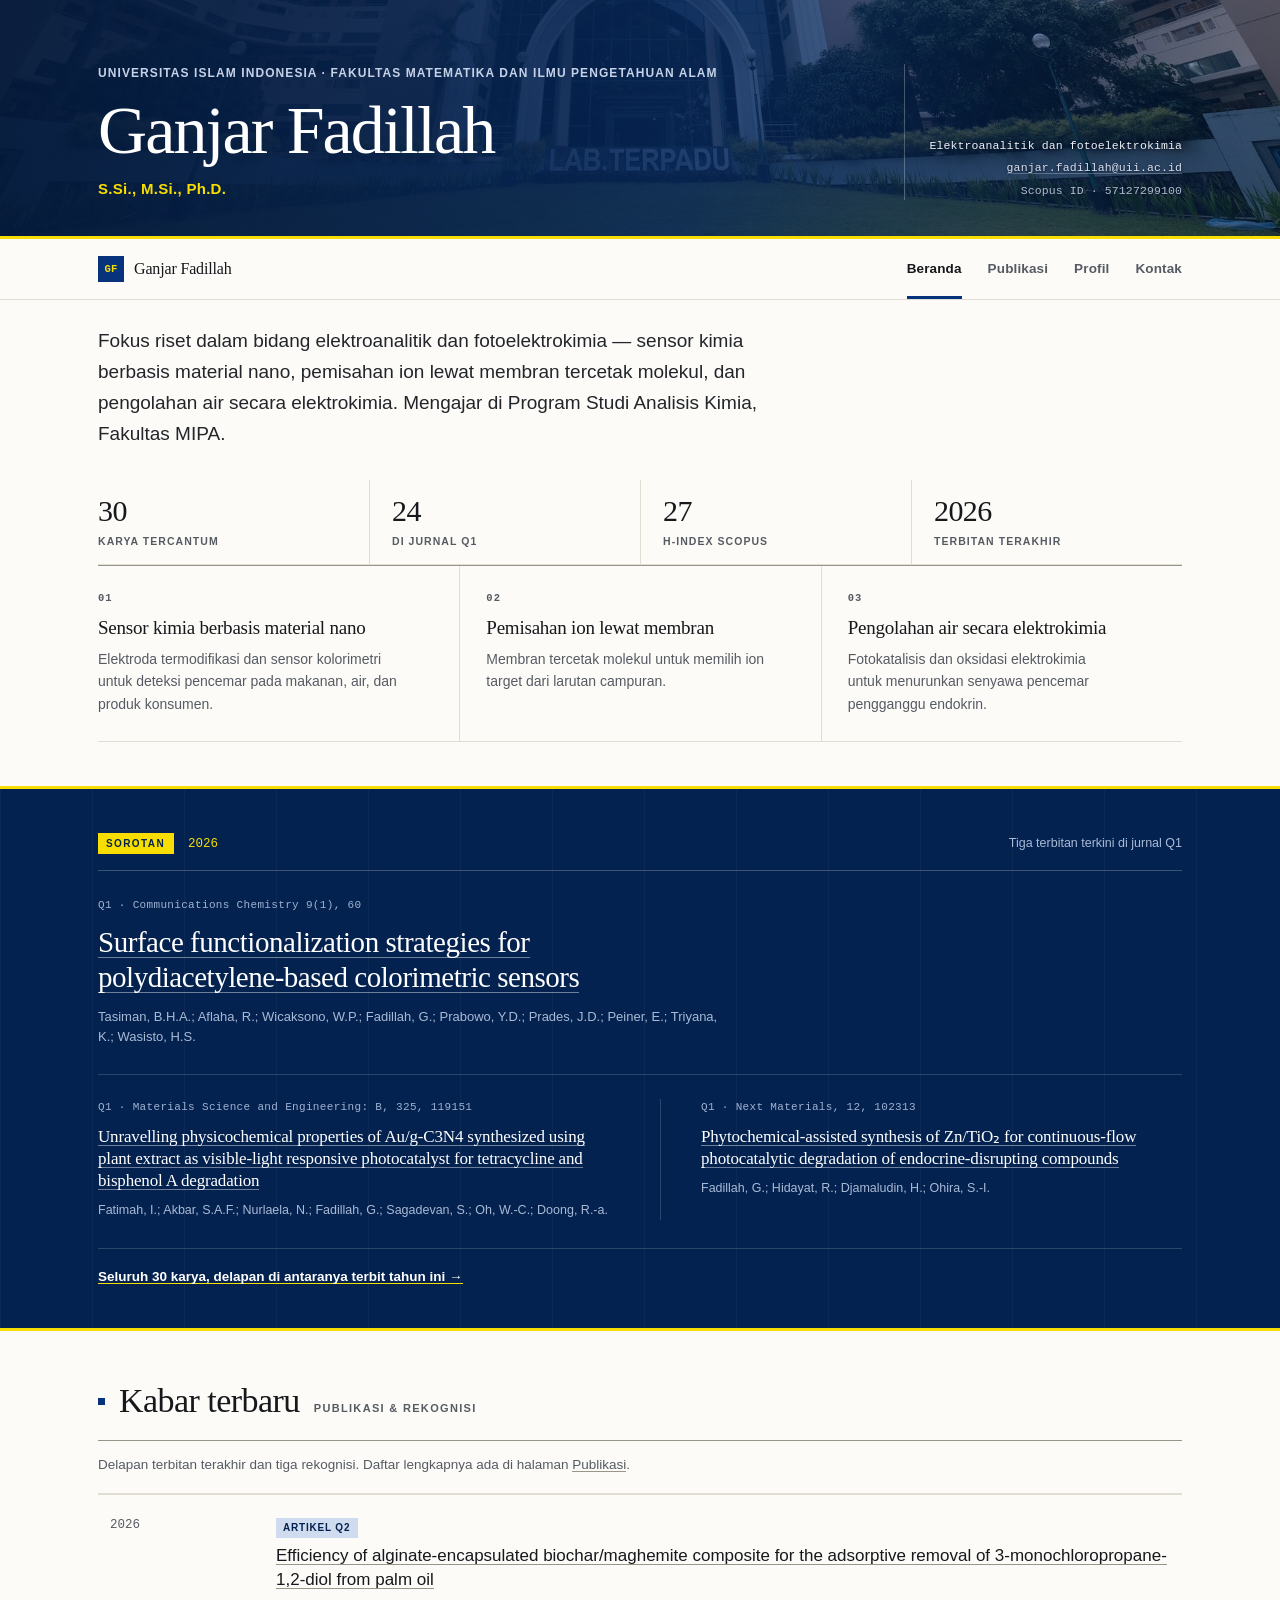
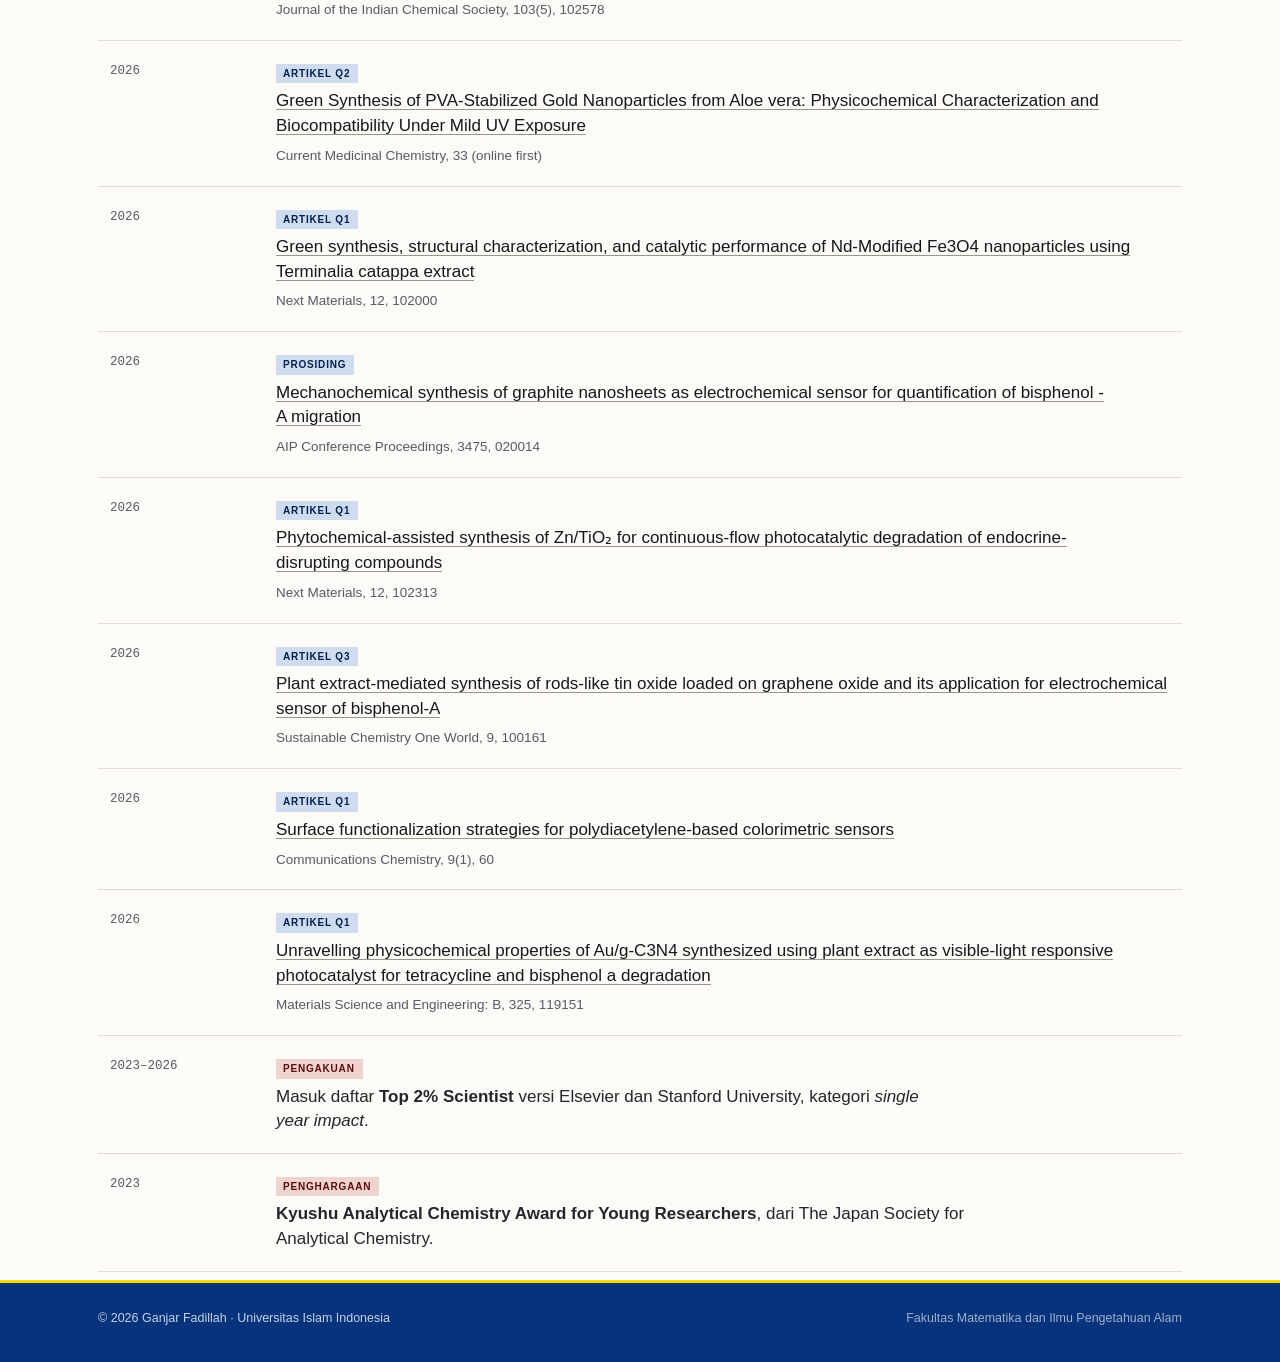
<file: index.html>
<!DOCTYPE html>
<html lang="id">
<head>
<meta charset="utf-8">
<meta name="viewport" content="width=device-width, initial-scale=1">
<meta name="description" content="Ganjar Fadillah — elektroanalitik dan fotoelektrokimia, Fakultas Matematika dan Ilmu Pengetahuan Alam, Universitas Islam Indonesia.">
<title>Ganjar Fadillah — Universitas Islam Indonesia</title>
<link rel="stylesheet" href="gaya.css?v=06b61d14">
</head>
<body>

<header class="kepala">
  <div class="wadah">
    <div class="teks">
      <p class="afiliasi">Universitas Islam Indonesia &middot; Fakultas Matematika dan Ilmu Pengetahuan Alam</p>
      <h1>Ganjar Fadillah</h1>
      <p class="latin">S.Si., M.Si., Ph.D.</p>
    </div>
    <div class="meta">
      <p>Elektroanalitik dan fotoelektrokimia</p>
      <p><a href="mailto:ganjar.fadillah@uii.ac.id">ganjar.fadillah@uii.ac.id</a></p>
      <p>Scopus ID &middot; 57127299100</p>
    </div>
  </div>
</header>

<nav>
  <div class="wadah">
    <span class="merek"><b>GF</b>Ganjar Fadillah</span>
    <div class="tautan">
      <a href="index.html" class="ini">Beranda</a>
      <a href="publikasi.html">Publikasi</a>
      <a href="profil.html">Profil</a>
      <a href="akses.html">Kontak</a>
    </div>
  </div>
</nav>

<main>

  <div class="wadah">

    <p class="pengantar">
      Fokus riset dalam bidang elektroanalitik dan fotoelektrokimia &mdash; sensor kimia berbasis
      material nano, pemisahan ion lewat membran tercetak molekul, dan pengolahan air secara
      elektrokimia. Mengajar di Program Studi Analisis Kimia, Fakultas MIPA.
    </p>

    <div class="statistik" id="statistik" aria-label="Ringkasan angka">
      <div><span class="angka" id="s-karya">30</span><span class="label">karya tercantum</span></div>
      <div><span class="angka" id="s-q1">24</span><span class="label">di jurnal Q1</span></div>
      <div><span class="angka" id="s-h">27</span><span class="label">h-index Scopus</span></div>
      <div><span class="angka" id="s-tahun">2026</span><span class="label">terbitan terakhir</span></div>
    </div>

    <section class="pilar" aria-label="Bidang kerja">
      <div class="pilar-sel">
        <span class="no" aria-hidden="true">01</span>
        <h2>Sensor kimia berbasis material nano</h2>
        <p>Elektroda termodifikasi dan sensor kolorimetri untuk deteksi pencemar pada
           makanan, air, dan produk konsumen.</p>
      </div>
      <div class="pilar-sel">
        <span class="no" aria-hidden="true">02</span>
        <h2>Pemisahan ion lewat membran</h2>
        <p>Membran tercetak molekul untuk memilih ion target dari larutan campuran.</p>
      </div>
      <div class="pilar-sel">
        <span class="no" aria-hidden="true">03</span>
        <h2>Pengolahan air secara elektrokimia</h2>
        <p>Fotokatalisis dan oksidasi elektrokimia untuk menurunkan senyawa pencemar
           pengganggu endokrin.</p>
      </div>
    </section>

  </div>

  <section class="sorotan" aria-label="Sorotan terbitan 2026">
    <div class="wadah">

      <div class="sorotan-kepala">
        <span class="tanda">Sorotan</span>
        <span class="tahun">2026</span>
        <span class="ket">Tiga terbitan terkini di jurnal Q1</span>
      </div>

      <article class="utama">
        <p class="indeks">Q1 &middot; Communications Chemistry 9(1), 60</p>
        <h2><a href="https://doi.org/10.1038/s42004-026-01913-y" target="_blank" rel="noopener">Surface functionalization strategies for polydiacetylene-based colorimetric sensors</a></h2>
        <p class="penulis">Tasiman, B.H.A.; Aflaha, R.; Wicaksono, W.P.; Fadillah, G.; Prabowo, Y.D.; Prades, J.D.; Peiner, E.; Triyana, K.; Wasisto, H.S.</p>
      </article>

      <div class="kedua">
        <article>
          <p class="indeks">Q1 &middot; Materials Science and Engineering: B, 325, 119151</p>
          <h3><a href="https://doi.org/10.1016/j.mseb.2025.119151" target="_blank" rel="noopener">Unravelling physicochemical properties of Au/g-C3N4 synthesized using plant extract as visible-light responsive photocatalyst for tetracycline and bisphenol A degradation</a></h3>
          <p class="penulis">Fatimah, I.; Akbar, S.A.F.; Nurlaela, N.; Fadillah, G.; Sagadevan, S.; Oh, W.-C.; Doong, R.-a.</p>
        </article>
        <article>
          <p class="indeks">Q1 &middot; Next Materials, 12, 102313</p>
          <h3><a href="https://doi.org/10.1016/j.nxmate.2026.102313" target="_blank" rel="noopener">Phytochemical-assisted synthesis of Zn/TiO&#8322; for continuous-flow photocatalytic degradation of endocrine-disrupting compounds</a></h3>
          <p class="penulis">Fadillah, G.; Hidayat, R.; Djamaludin, H.; Ohira, S.-I.</p>
        </article>
      </div>

      <p class="selanjutnya"><a href="publikasi.html">Seluruh 30 karya, delapan di antaranya terbit tahun ini &rarr;</a></p>

    </div>
  </section>

  <div class="wadah">

    <div class="jalur">
      <h2>Kabar terbaru</h2>
      <p class="sub">Publikasi &amp; rekognisi</p>
    </div>

    <p class="catatan" id="gariswaktu">Memuat…</p>

    <ul class="kabar" id="feed"></ul>

  </div>

</main>

<footer>
  <div class="wadah">
    <span>&copy; 2026 Ganjar Fadillah &middot; Universitas Islam Indonesia</span>
    <span>Fakultas Matematika dan Ilmu Pengetahuan Alam</span>
  </div>
</footer>

<script src="data.js?v=06b61d14"></script>
<script>
/* Kabar non-publikasi. Publikasi terbaru diambil dari data.js. */
const KEGIATAN = [
  {tahun:'2023–2026', jenis:'Pengakuan',
   isi:'Masuk daftar <b>Top 2% Scientist</b> versi Elsevier dan Stanford University, ' +
       'kategori <i>single year impact</i>.'},
  {tahun:'2023', jenis:'Penghargaan',
   isi:'<b>Kyushu Analytical Chemistry Award for Young Researchers</b>, dari The Japan Society for Analytical Chemistry.'}
];

const esc = s => String(s == null ? '' : s).replace(/[&<>"]/g,
  c => ({'&':'&amp;','<':'&lt;','>':'&gt;','"':'&quot;'}[c]));

const JUDUL_Q = { 'Q1': 'Artikel Q1', 'Q2': 'Artikel Q2', 'Q3': 'Artikel Q3',
                  'Prosiding': 'Prosiding' };

function barisKabar(w){
  const judul = w.d
    ? `<a href="https://doi.org/${esc(w.d)}" target="_blank" rel="noopener">${esc(w.j)}</a>`
    : esc(w.j);
  return `<li>
    <span class="tgl">${esc(w.t)}</span>
    <span class="badan">
      <span class="jenis">${esc(JUDUL_Q[w.q] || 'Terbitan')}</span>
      <span class="judul">${judul}</span>
      <span class="terbitan">${esc(w.v)}</span>
    </span>
  </li>`;
}

function barisKegiatan(k){
  return `<li class="kegiatan">
    <span class="tgl">${esc(k.tahun)}</span>
    <span class="badan">
      <span class="jenis">${esc(k.jenis)}</span>
      <span class="judul">${k.isi}</span>
    </span>
  </li>`;
}

if (typeof KARYA === 'undefined') {
  document.getElementById('gariswaktu').textContent = 'data.js gagal dimuat';
} else {
  const terbit = (KARYA.terbaru || []).map(barisKabar);
  document.getElementById('feed').innerHTML =
    [...terbit, ...KEGIATAN.map(barisKegiatan)].join('');

  document.getElementById('gariswaktu').innerHTML =
    'Delapan terbitan terakhir dan tiga rekognisi. Daftar lengkapnya ada di halaman ' +
    '<a href="publikasi.html">Publikasi</a>.';

  const m = KARYA.meta || {};
  const isi = (id, v) => { const e = document.getElementById(id); if (e) e.textContent = v; };
  isi('s-karya', m.jumlah ?? '—');
  isi('s-q1', m.q1 ?? '—');
  isi('s-h', m.h ?? 27);
  isi('s-tahun', m.terbit_terakhir ?? '—');
}
</script>
</body>
</html>
</file>
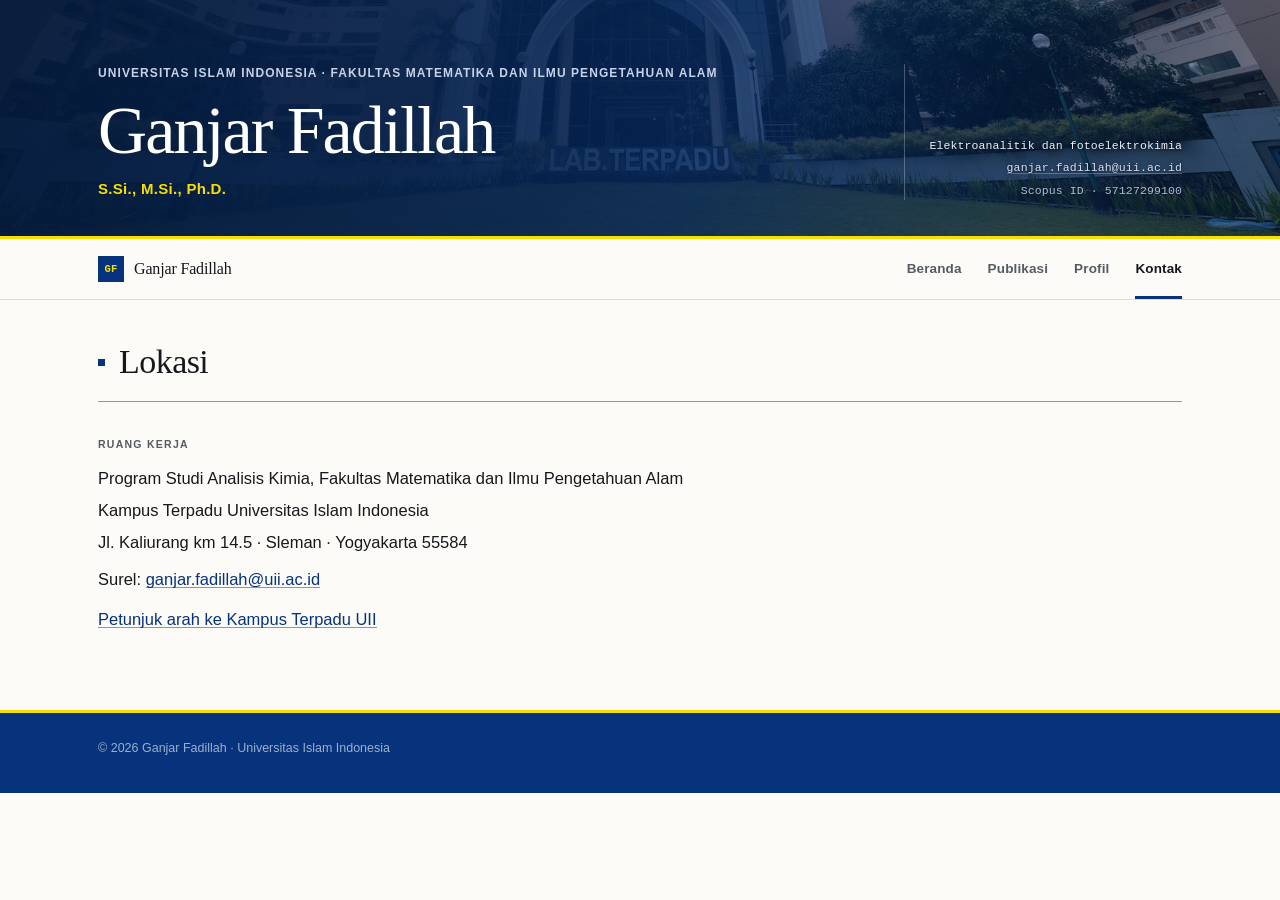
<file: akses.html>
<!DOCTYPE html>
<html lang="id">
<head>
<meta charset="utf-8">
<meta name="viewport" content="width=device-width, initial-scale=1">
<title>Kontak — Ganjar Fadillah</title>
<link rel="stylesheet" href="gaya.css?v=06b61d14">
<style>
  /* di layar sentuh, tautan dalam paragraf dinaikkan area sentuhnya */
  @media (max-width:780px){
    .akses .dalam p a, .catatan a{display:inline-block; padding:14px 0}
    .akses .dalam p{line-height:1.75}
  }
</style>
</head>
<body>

<header class="kepala">
  <div class="wadah">
    <div class="teks">
      <p class="afiliasi">Universitas Islam Indonesia &middot; Fakultas Matematika dan Ilmu Pengetahuan Alam</p>
      <h1>Ganjar Fadillah</h1>
      <p class="latin">S.Si., M.Si., Ph.D.</p>
    </div>
    <div class="meta">
      <p>Elektroanalitik dan fotoelektrokimia</p>
      <p><a href="mailto:ganjar.fadillah@uii.ac.id">ganjar.fadillah@uii.ac.id</a></p>
      <p>Scopus ID &middot; 57127299100</p>
    </div>
  </div>
</header>

<nav>
  <div class="wadah">
    <span class="merek"><b>GF</b>Ganjar Fadillah</span>
    <div class="tautan">
      <a href="index.html">Beranda</a>
      <a href="publikasi.html">Publikasi</a>
      <a href="profil.html">Profil</a>
      <a href="akses.html" class="ini">Kontak</a>
    </div>
  </div>
</nav>

<main class="wadah">
  <div class="jalur">
    <h2>Lokasi</h2>
  </div>

  <div class="akses">
    <div class="dalam">
      <h3>Ruang kerja</h3>
      <p>Program Studi Analisis Kimia, Fakultas Matematika dan Ilmu Pengetahuan Alam</p>
      <p>Kampus Terpadu Universitas Islam Indonesia</p>
      <p>Jl. Kaliurang km 14.5 &middot; Sleman &middot; Yogyakarta 55584</p>
      <p style="margin-top:12px">
        Surel: <a href="mailto:ganjar.fadillah@uii.ac.id">ganjar.fadillah@uii.ac.id</a>
      </p>
      <p style="margin-top:14px">
        <a href="https://chemdept.uii.ac.id/" target="_blank" rel="noopener">Petunjuk arah ke Kampus Terpadu UII</a>
      </p>
    </div>
  </div>
</main>

<footer>
  <div class="wadah">
    <span>&copy; 2026 Ganjar Fadillah &middot; Universitas Islam Indonesia</span>
  </div>
</footer>

</body>
</html>
</file>
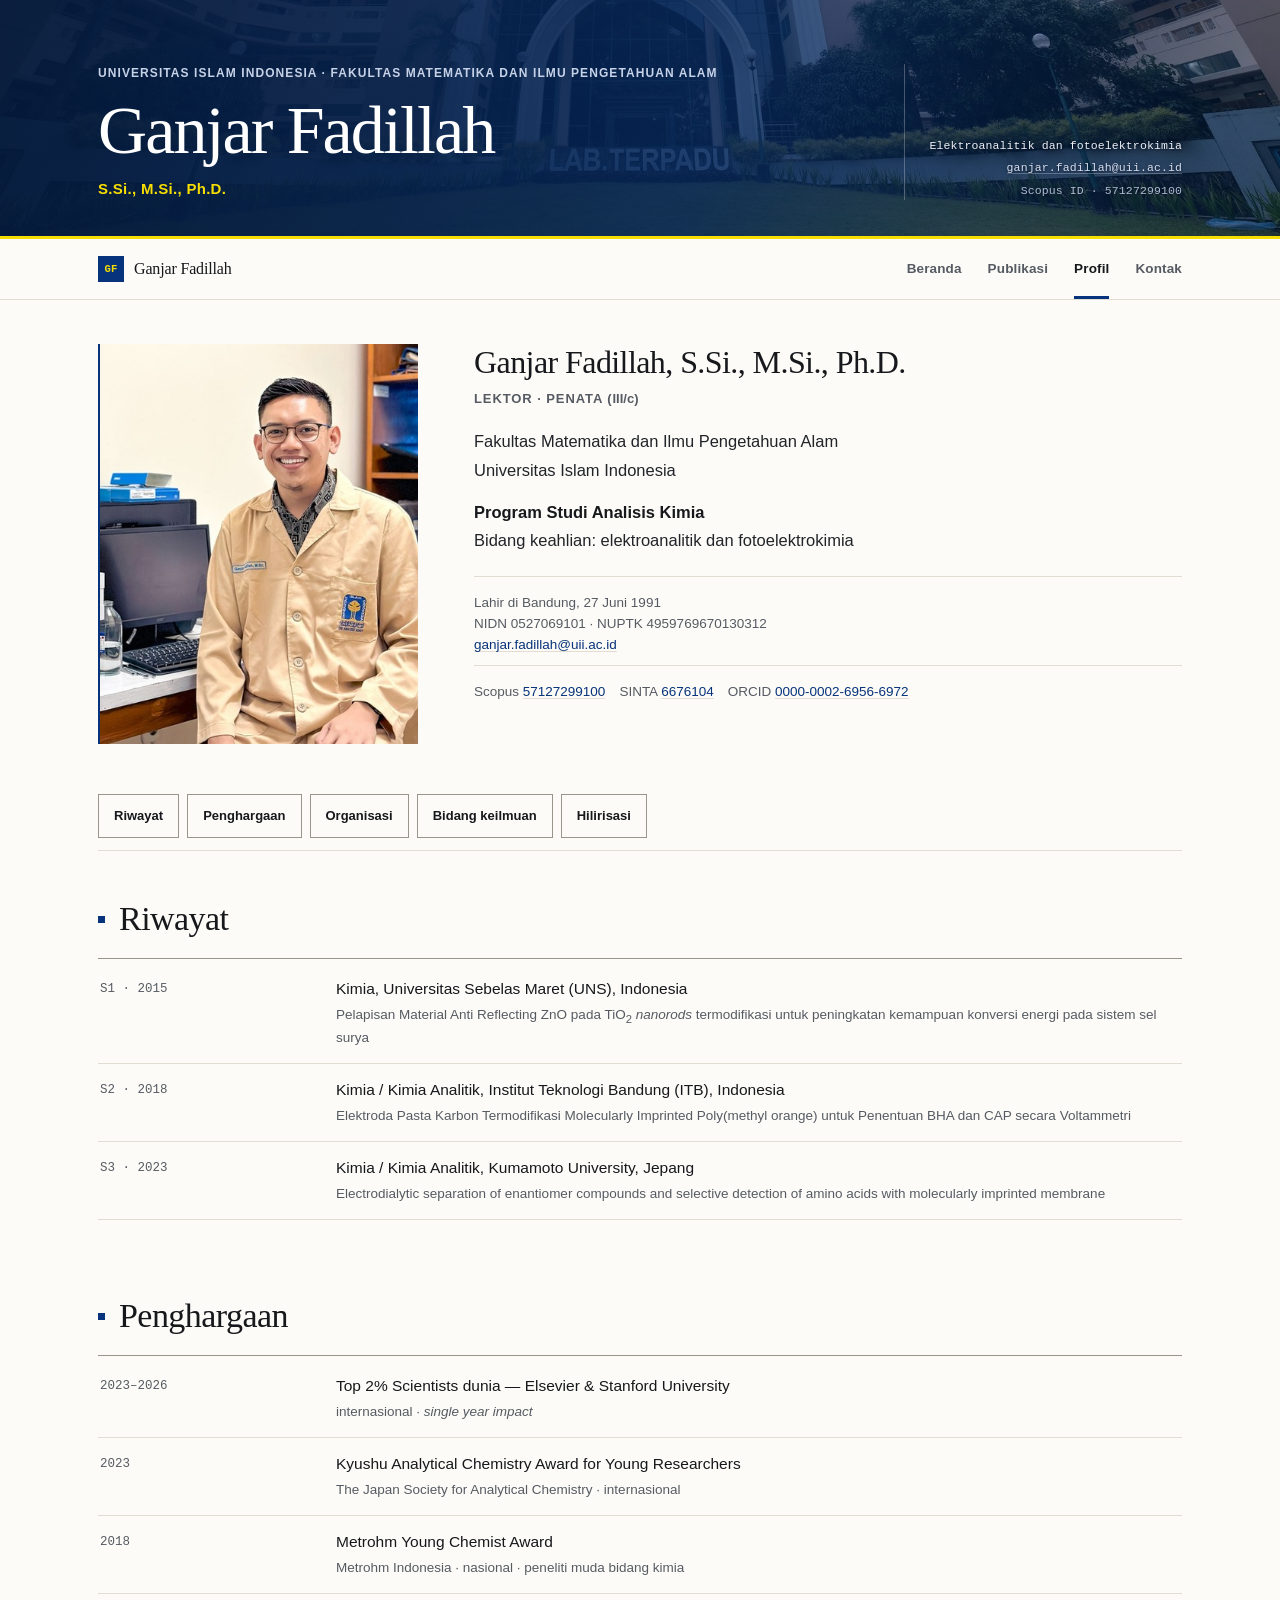
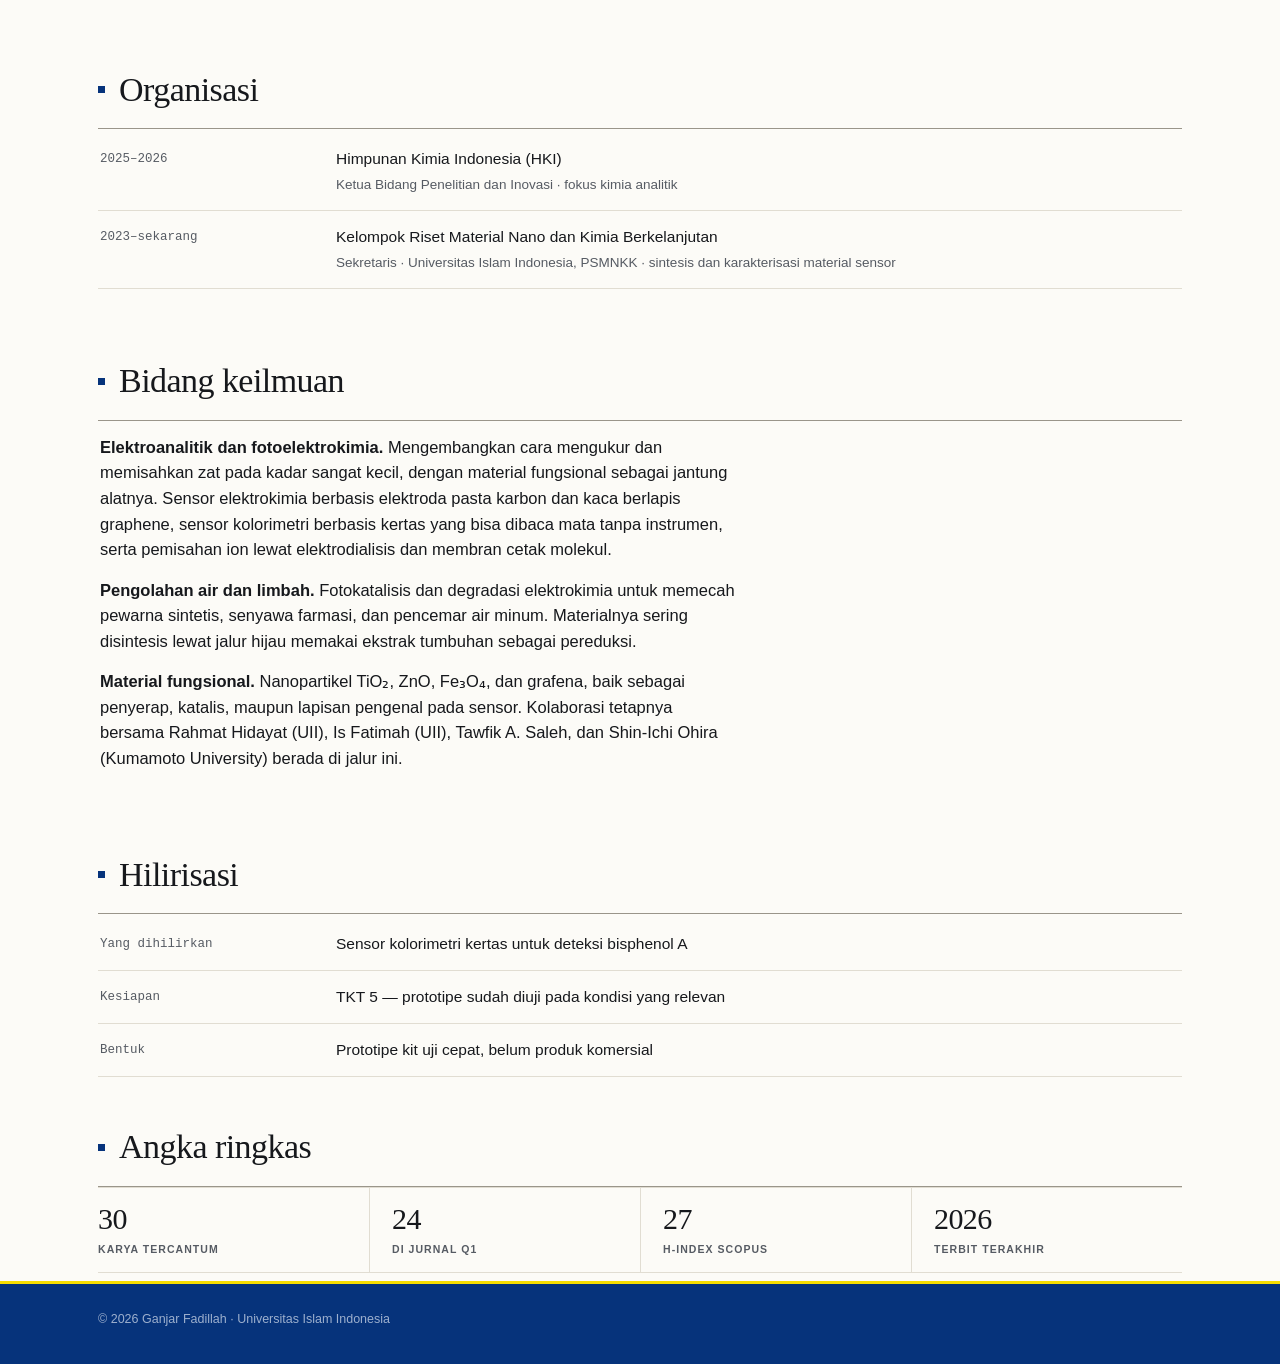
<file: profil.html>
<!DOCTYPE html>
<html lang="id">
<head>
<meta charset="utf-8">
<meta name="viewport" content="width=device-width, initial-scale=1">
<title>Profil — Ganjar Fadillah</title>
<link rel="stylesheet" href="gaya.css?v=06b61d14">
</head>
<body>

<header class="kepala">
  <div class="wadah">
    <div class="teks">
      <p class="afiliasi">Universitas Islam Indonesia &middot; Fakultas Matematika dan Ilmu Pengetahuan Alam</p>
      <h1>Ganjar Fadillah</h1>
      <p class="latin">S.Si., M.Si., Ph.D.</p>
    </div>
    <div class="meta">
      <p>Elektroanalitik dan fotoelektrokimia</p>
      <p><a href="mailto:ganjar.fadillah@uii.ac.id">ganjar.fadillah@uii.ac.id</a></p>
      <p>Scopus ID &middot; 57127299100</p>
    </div>
  </div>
</header>

<nav>
  <div class="wadah">
    <span class="merek"><b>GF</b>Ganjar Fadillah</span>
    <div class="tautan">
      <a href="index.html">Beranda</a>
      <a href="publikasi.html">Publikasi</a>
      <a href="profil.html" class="ini">Profil</a>
      <a href="akses.html">Kontak</a>
    </div>
  </div>
</nav>

<main class="wadah">

  <div class="profil">
    <div class="foto"><img src="foto.jpg" alt="Ganjar Fadillah" width="900" height="1125" srcset="foto-kecil.jpg 420w, foto.jpg 900w" sizes="(max-width: 780px) 90vw, 320px"></div>
    <div class="iden">
      <h3>Ganjar Fadillah, S.Si., M.Si., Ph.D.</h3>
      <p class="nama-id">Lektor &middot; Penata (<span class="gol">III/c</span>)</p>
      <p>Fakultas Matematika dan Ilmu Pengetahuan Alam</p>
      <p>Universitas Islam Indonesia</p>
      <p class="af">Program Studi Analisis Kimia</p>
      <p>Bidang keahlian: elektroanalitik dan fotoelektrokimia</p>
      <p class="kecil">
        Lahir di Bandung, 27 Juni 1991<br>
        NIDN 0527069101 &middot; NUPTK 4959769670130312<br>
        <a href="mailto:ganjar.fadillah@uii.ac.id">ganjar.fadillah@uii.ac.id</a>
      </p>
      <p class="kecil id-peneliti">
        <span>Scopus <a href="https://www.scopus.com/authid/detail.uri?authorId=57127299100" rel="noopener">57127299100</a></span>
        <span>SINTA <a href="https://sinta.kemdikbud.go.id/authors/profile/6676104" rel="noopener">6676104</a></span>
        <span>ORCID <a href="https://orcid.org/0000-0002-6956-6972" rel="noopener">0000-0002-6956-6972</a></span>
      </p>
    </div>
  </div>

  <div class="tautan-bagian">
    <a href="#riwayat">Riwayat</a>
    <a href="#penghargaan">Penghargaan</a>
    <a href="#organisasi">Organisasi</a>
    <a href="#bidang">Bidang keilmuan</a>
    <a href="#hilirisasi">Hilirisasi</a>
  </div>

  <div class="jalur">
    <h2>Riwayat</h2>
  </div>
  <div id="riwayat" style="padding:4px 0 8px">
    <div class="baris"><span class="waktu">S1 &middot; 2015</span><span class="apa">Kimia, Universitas Sebelas Maret (UNS), Indonesia
      <span class="anak">Pelapisan Material Anti Reflecting ZnO pada TiO<sub>2</sub> <i>nanorods</i> termodifikasi untuk peningkatan kemampuan konversi energi pada sistem sel surya</span></span></div>
    <div class="baris"><span class="waktu">S2 &middot; 2018</span><span class="apa">Kimia / Kimia Analitik, Institut Teknologi Bandung (ITB), Indonesia
      <span class="anak">Elektroda Pasta Karbon Termodifikasi Molecularly Imprinted Poly(methyl orange) untuk Penentuan BHA dan CAP secara Voltammetri</span></span></div>
    <div class="baris"><span class="waktu">S3 &middot; 2023</span><span class="apa">Kimia / Kimia Analitik, Kumamoto University, Jepang
      <span class="anak">Electrodialytic separation of enantiomer compounds and selective detection of amino acids with molecularly imprinted membrane</span></span></div>
  </div>

  <div class="jalur" style="margin-top:26px">
    <h2>Penghargaan</h2>
  </div>
  <div id="penghargaan" style="padding:4px 0 8px">
    <div class="baris"><span class="waktu">2023–2026</span><span class="apa">Top 2% Scientists dunia — Elsevier &amp; Stanford University
      <span class="anak">internasional &middot; <i>single year impact</i></span></span></div>
    <div class="baris"><span class="waktu">2023</span><span class="apa">Kyushu Analytical Chemistry Award for Young Researchers
      <span class="anak">The Japan Society for Analytical Chemistry &middot; internasional</span></span></div>
    <div class="baris"><span class="waktu">2018</span><span class="apa">Metrohm Young Chemist Award
      <span class="anak">Metrohm Indonesia &middot; nasional &middot; peneliti muda bidang kimia</span></span></div>
  </div>

  <div class="jalur" style="margin-top:26px">
    <h2>Organisasi</h2>
  </div>
  <div id="organisasi" style="padding:4px 0 30px">
    <div class="baris"><span class="waktu">2025–2026</span><span class="apa">Himpunan Kimia Indonesia (HKI)
      <span class="anak">Ketua Bidang Penelitian dan Inovasi &middot; fokus kimia analitik</span></span></div>
    <div class="baris"><span class="waktu">2023–sekarang</span><span class="apa">Kelompok Riset Material Nano dan Kimia Berkelanjutan
      <span class="anak">Sekretaris &middot; Universitas Islam Indonesia, PSMNKK &middot; sintesis dan karakterisasi material sensor</span></span></div>
  </div>

  <div class="jalur" id="bidang">
    <h2>Bidang keilmuan</h2>
  </div>
  <div class="kotak-teks" style="padding-top:14px">
    <p><b>Elektroanalitik dan fotoelektrokimia.</b> Mengembangkan cara mengukur dan memisahkan
      zat pada kadar sangat kecil, dengan material fungsional sebagai jantung alatnya. Sensor
      elektrokimia berbasis elektroda pasta karbon dan kaca berlapis graphene, sensor
      kolorimetri berbasis kertas yang bisa dibaca mata tanpa instrumen, serta pemisahan ion
      lewat elektrodialisis dan membran cetak molekul.</p>
    <p><b>Pengolahan air dan limbah.</b> Fotokatalisis dan degradasi elektrokimia untuk memecah
      pewarna sintetis, senyawa farmasi, dan pencemar air minum. Materialnya sering disintesis
      lewat jalur hijau memakai ekstrak tumbuhan sebagai pereduksi.</p>
    <p><b>Material fungsional.</b> Nanopartikel TiO₂, ZnO, Fe₃O₄, dan grafena, baik sebagai
      penyerap, katalis, maupun lapisan pengenal pada sensor. Kolaborasi tetapnya bersama
      Rahmat Hidayat (UII), Is Fatimah (UII), Tawfik A. Saleh, dan Shin-Ichi Ohira
      (Kumamoto University) berada di jalur ini.</p>
  </div>

  <div class="jalur" id="hilirisasi">
    <h2>Hilirisasi</h2>
  </div>
  <div id="hilir" style="padding:4px 0 8px">
    <div class="baris"><span class="waktu">Yang dihilirkan</span><span class="apa">Sensor kolorimetri kertas untuk deteksi bisphenol A</span></div>
    <div class="baris"><span class="waktu">Kesiapan</span><span class="apa">TKT 5 — prototipe sudah diuji pada kondisi yang relevan</span></div>
    <div class="baris"><span class="waktu">Bentuk</span><span class="apa">Prototipe kit uji cepat, belum produk komersial</span></div>
  </div>

  <div class="jalur">
    <h2>Angka ringkas</h2>
  </div>
  <div class="statistik" style="border-top:1px solid var(--garis)">
    <div><span class="angka" id="a-karya">—</span><span class="label">Karya tercantum</span></div>
    <div><span class="angka" id="a-q1">—</span><span class="label">Di jurnal Q1</span></div>
    <div><span class="angka" id="a-h">27</span><span class="label">h-index Scopus</span></div>
    <div><span class="angka" id="a-tahun">—</span><span class="label">Terbit terakhir</span></div>
  </div>

</main>

<footer>
  <div class="wadah">
    <span>&copy; 2026 Ganjar Fadillah &middot; Universitas Islam Indonesia</span>
  </div>
</footer>

<script src="data.js?v=06b61d14"></script>
<script>
(() => {
  if (typeof KARYA === 'undefined' || !KARYA.meta) return;
  const m = KARYA.meta;
  const el = (id, v) => { const e = document.getElementById(id); if (e) e.textContent = v; };
  el('a-karya', m.jumlah);
  el('a-q1', m.q1);
  el('a-h', m.h);
  el('a-tahun', m.terbit_terakhir);
})();
</script>
</body>
</html>
</file>
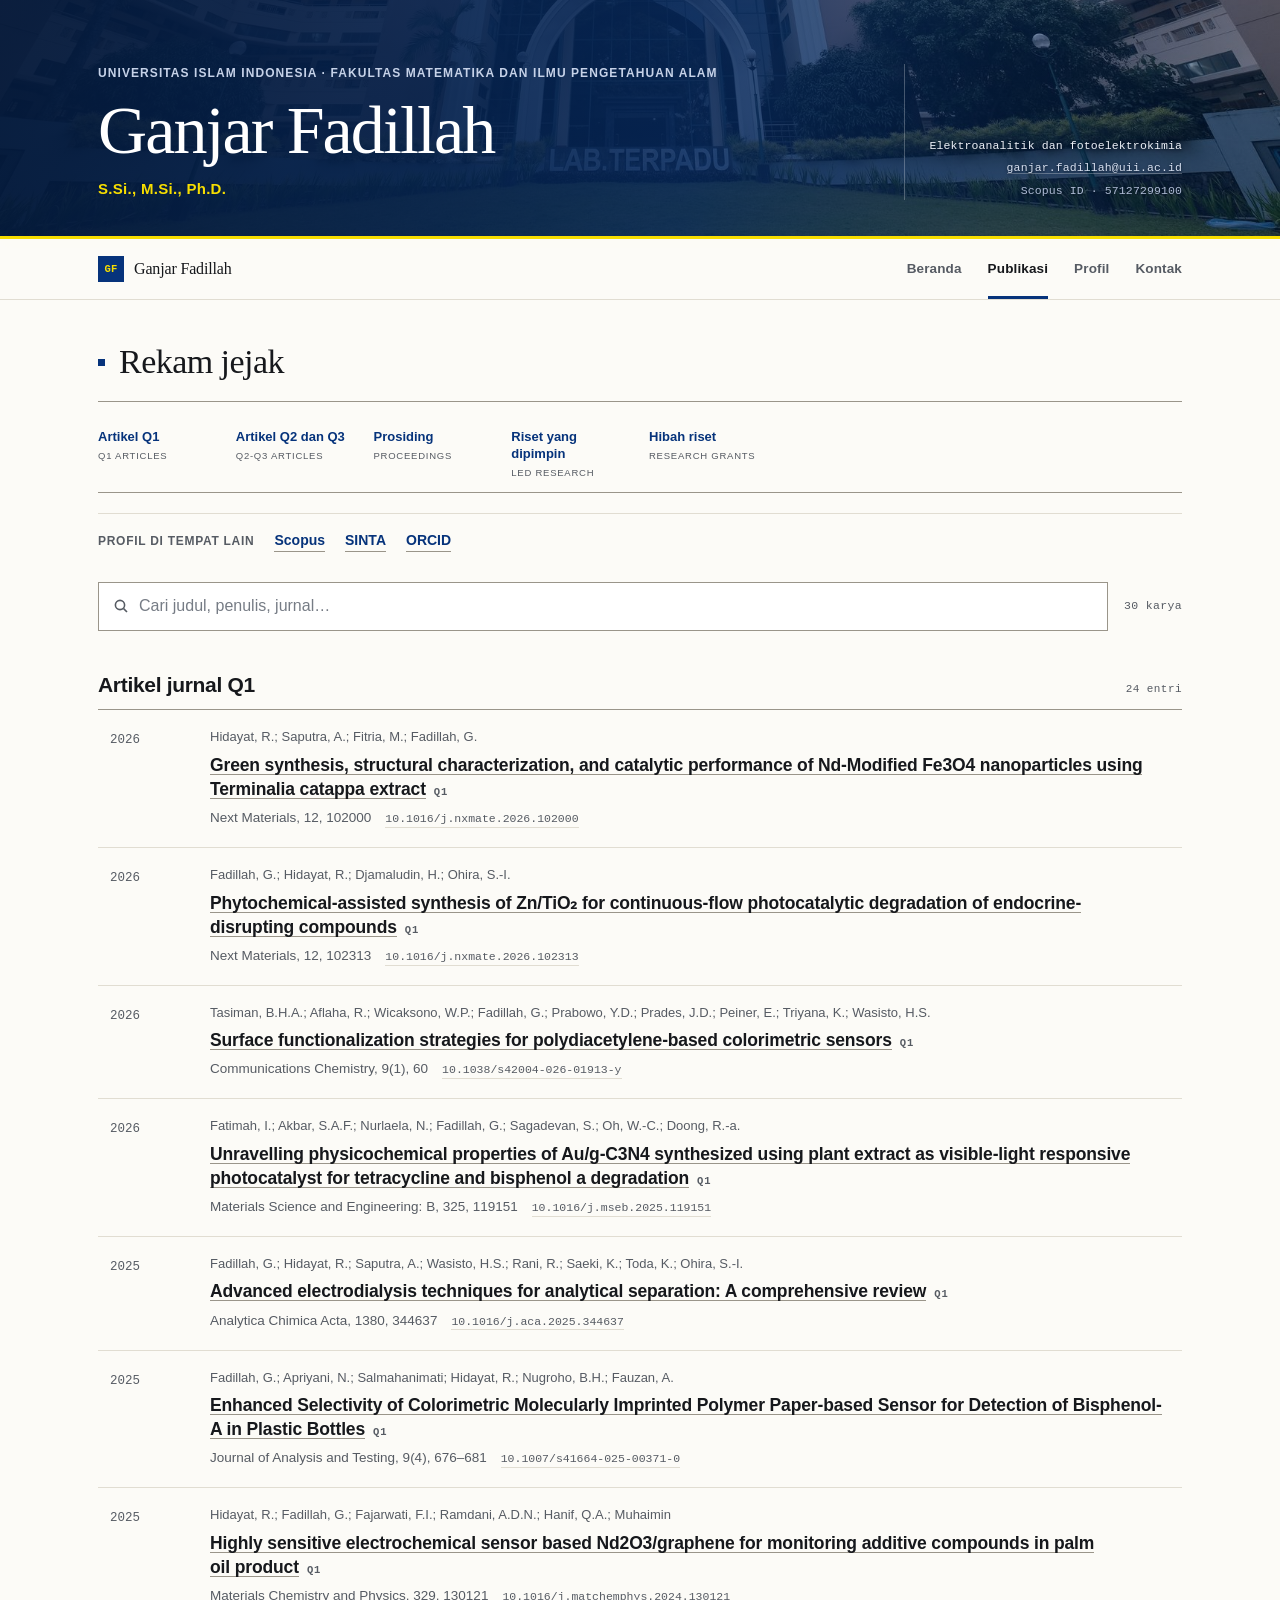
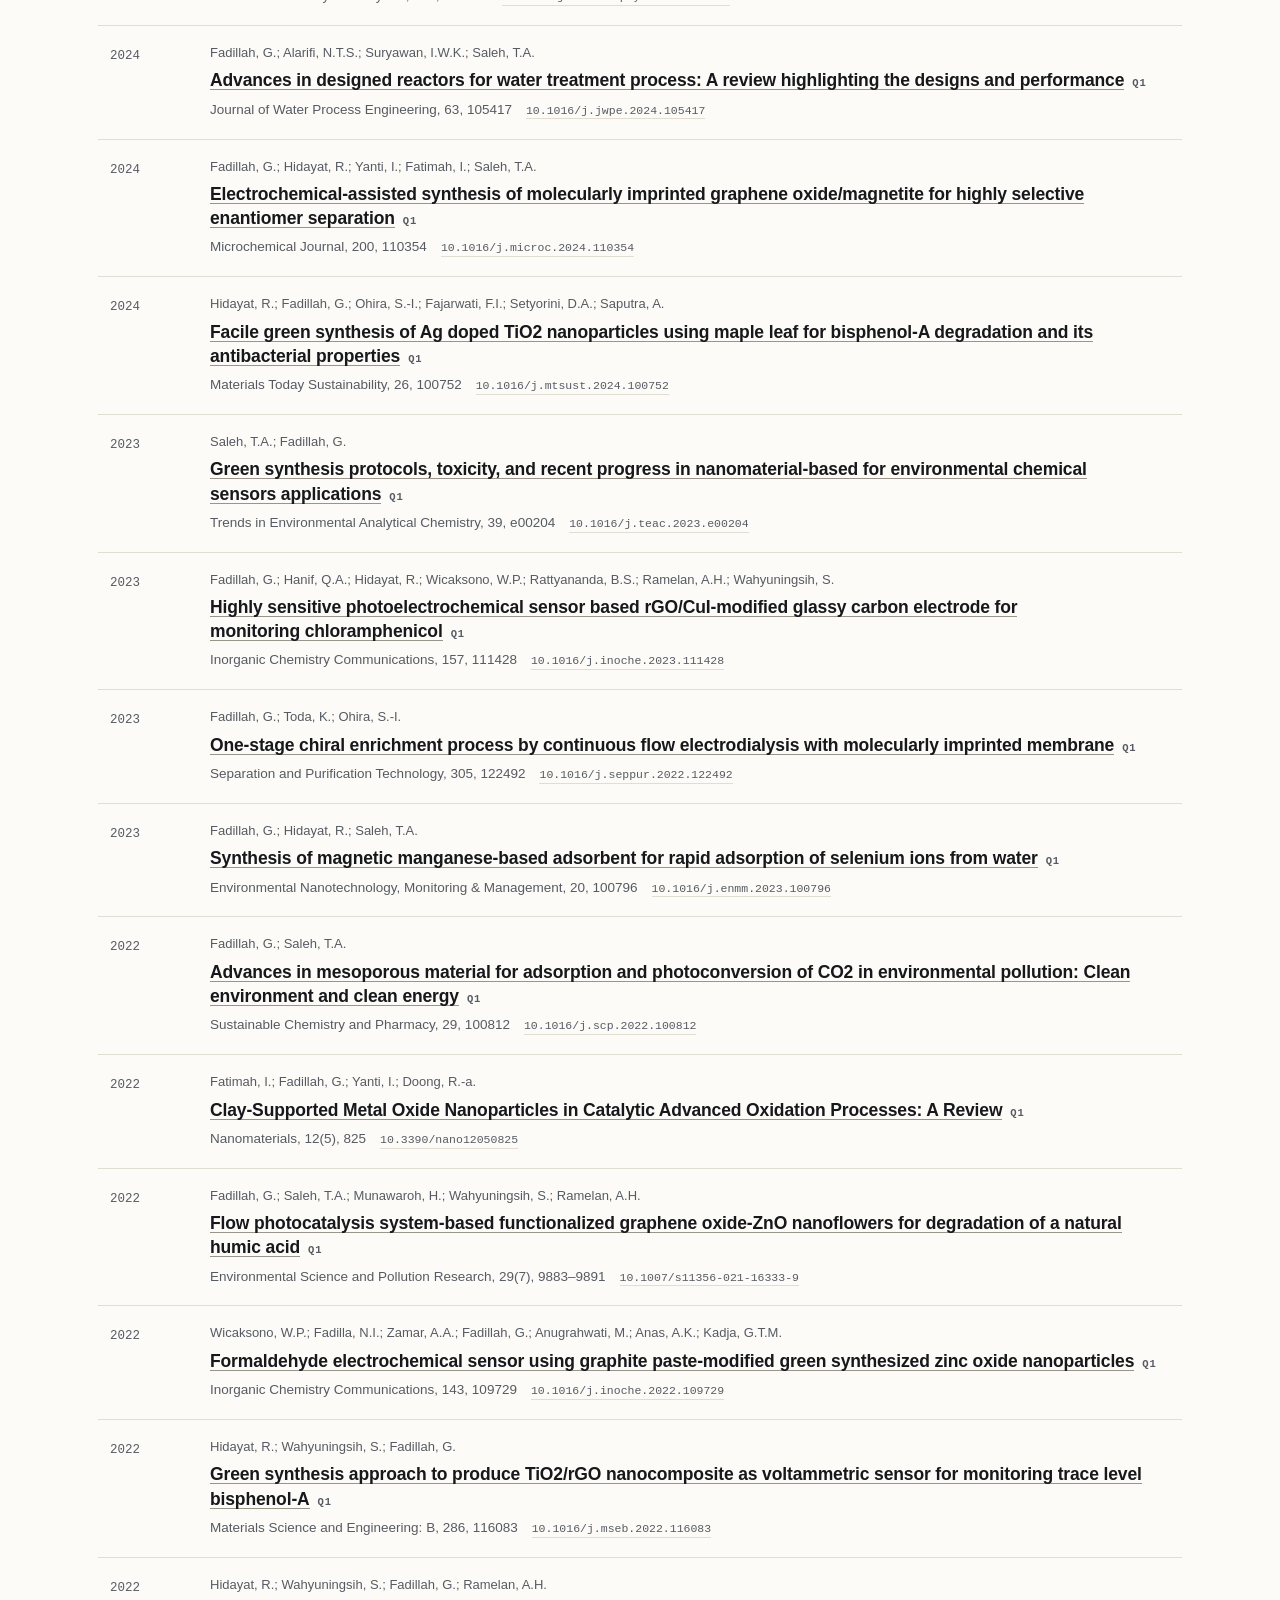
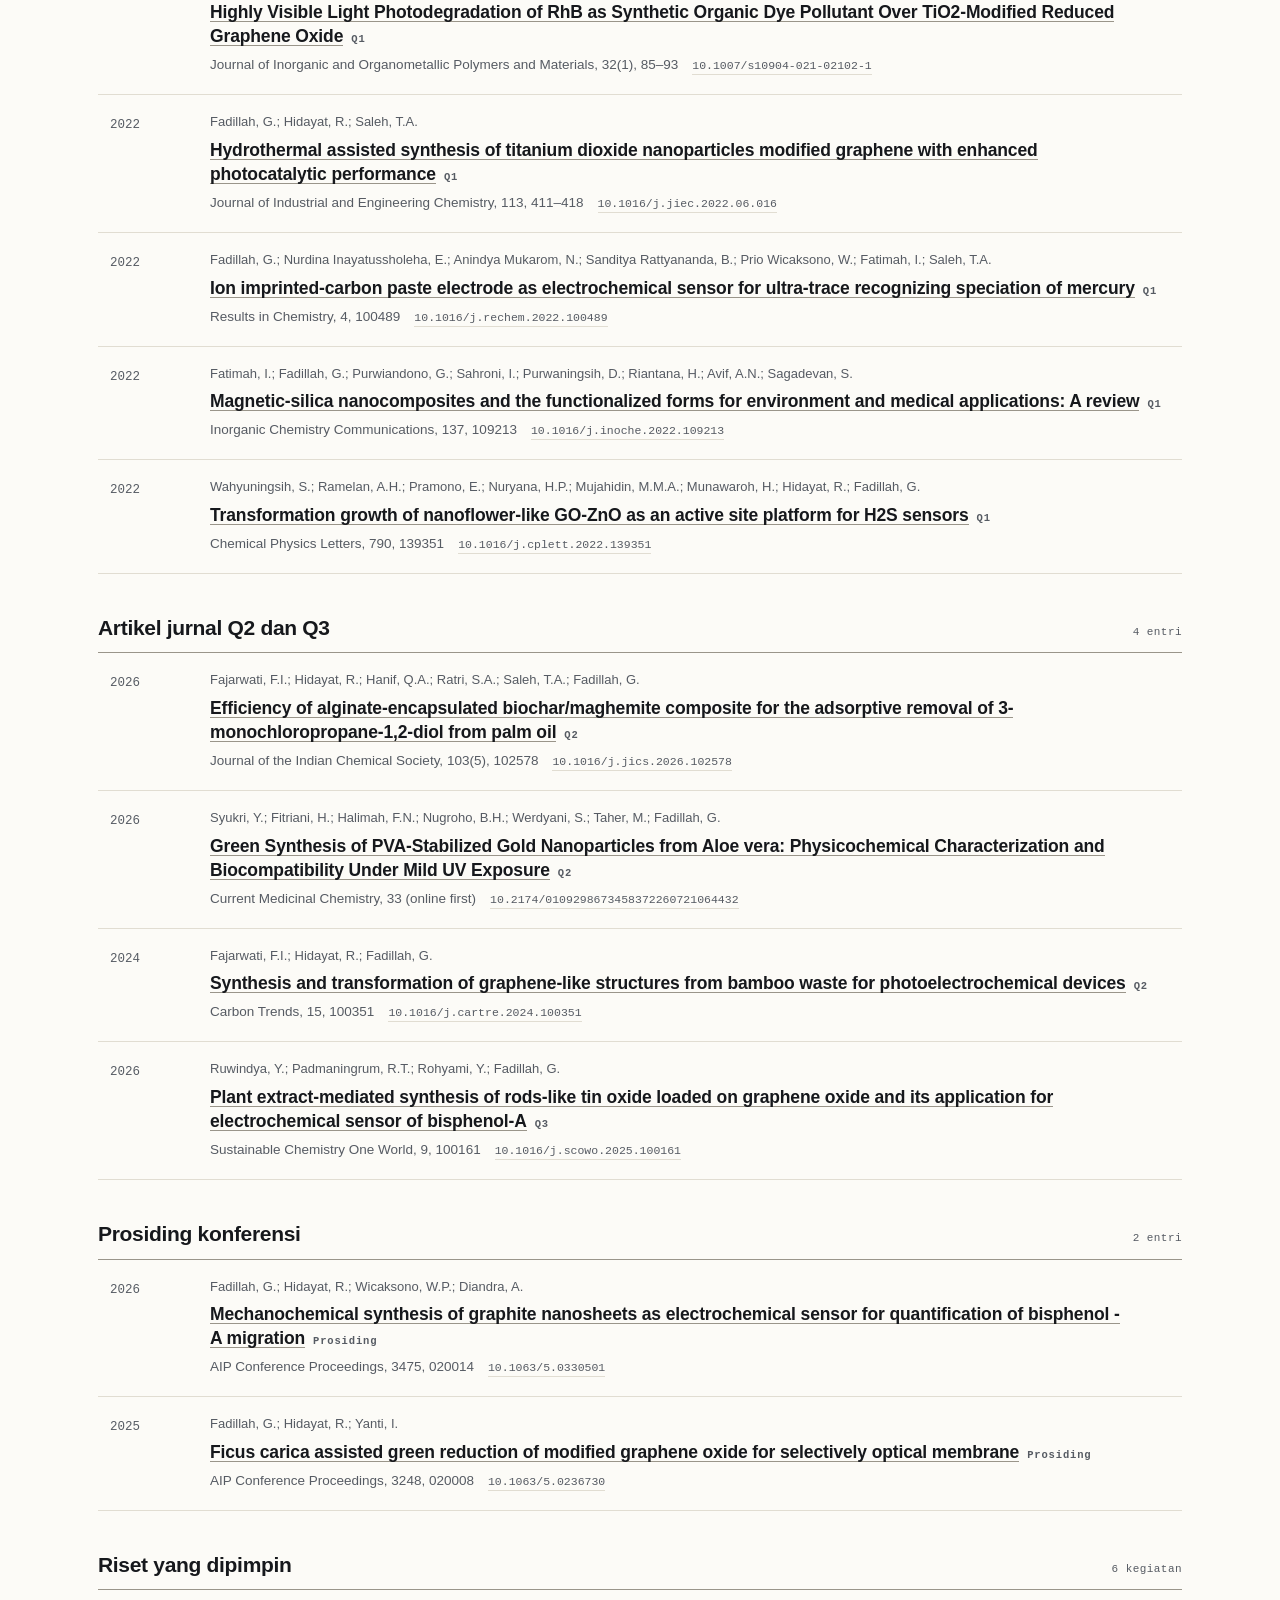
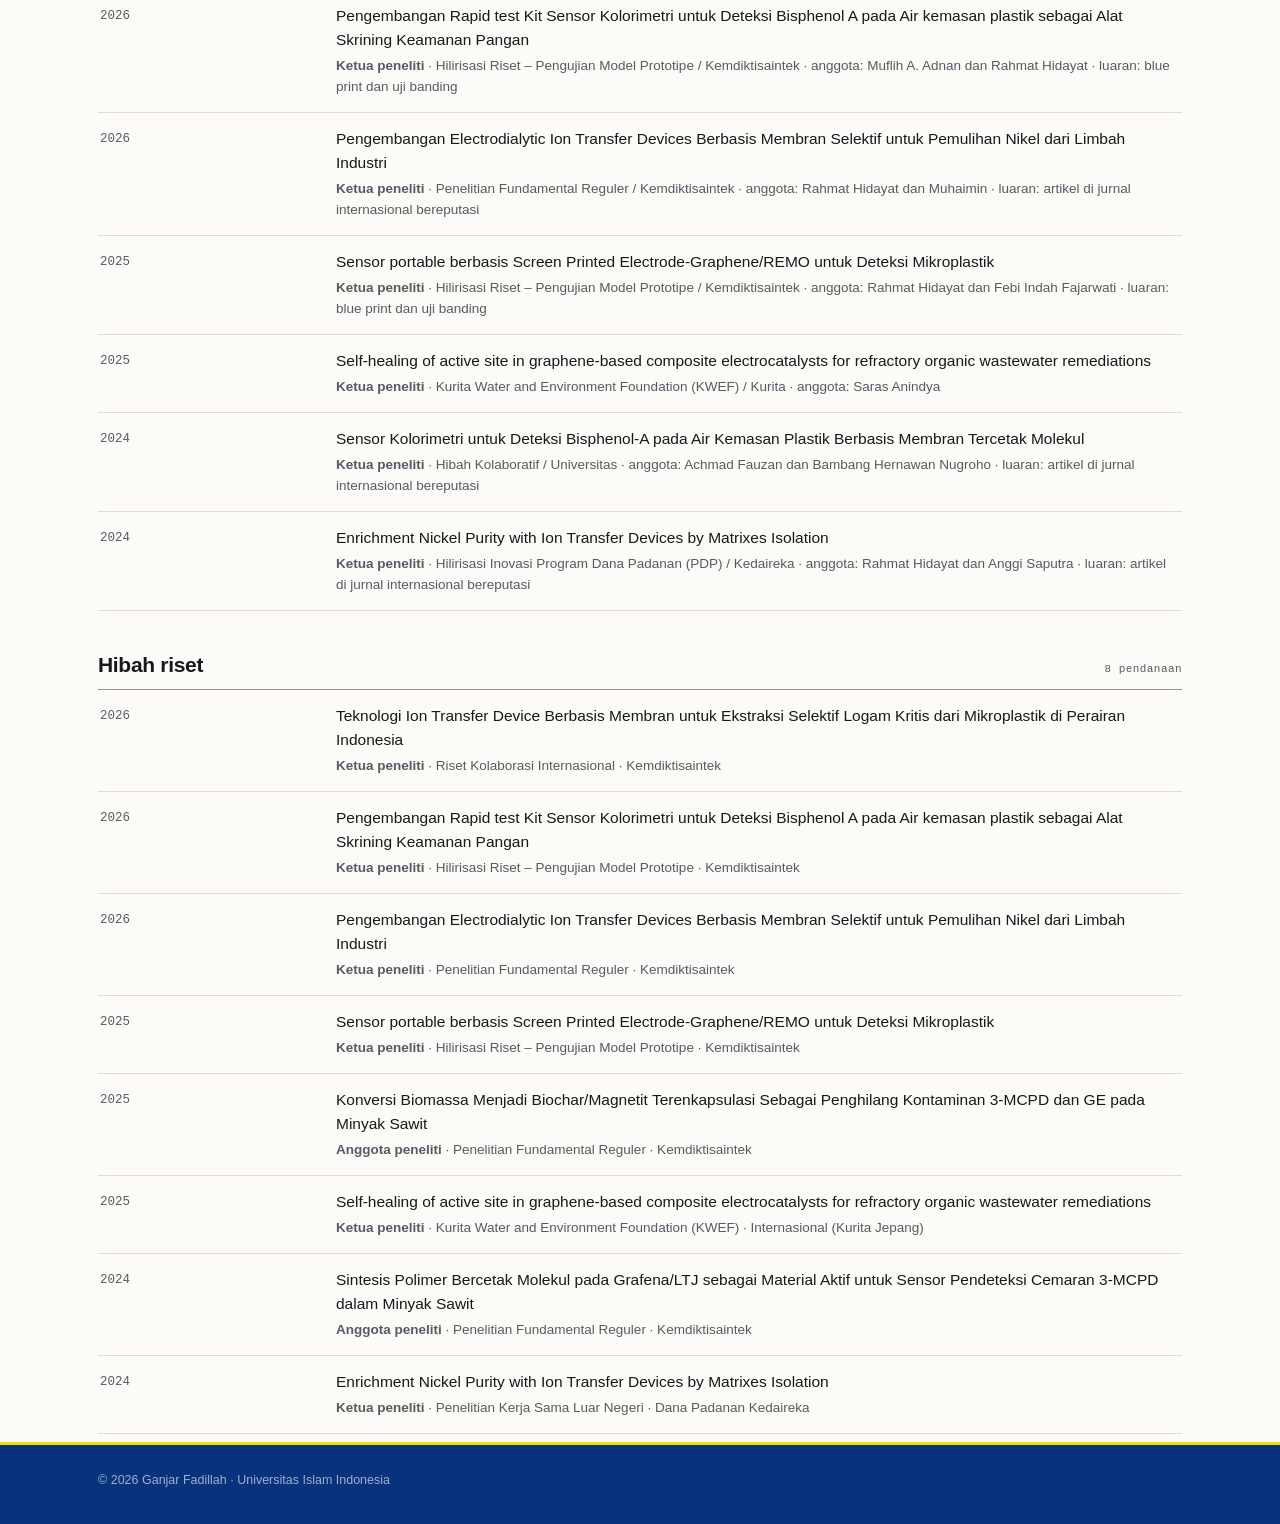
<file: publikasi.html>
<!DOCTYPE html>
<html lang="id">
<head>
<meta charset="utf-8">
<meta name="viewport" content="width=device-width, initial-scale=1">
<title>Publikasi — Ganjar Fadillah</title>
<link rel="stylesheet" href="gaya.css?v=06b61d14">
<style>
  .subjalur{
    display:flex; align-items:baseline; gap:14px; flex-wrap:wrap;
    padding:38px 0 8px; border-bottom:1px solid var(--garis-tua); margin-bottom:0;
  }
  .subjalur h3{
    margin:0; font-size:clamp(17px,2vw,21px); font-weight:700; letter-spacing:-.015em;
  }
  .subjalur .en{
    font-family:var(--mono); font-size:10.5px; font-weight:400;
    letter-spacing:.11em; text-transform:uppercase; color:var(--redup);
  }
  .subjalur .jml{
    margin-left:auto; font-family:var(--mono); font-size:11px;
    color:var(--redup); white-space:nowrap; letter-spacing:.04em;
  }
  .saring{
    display:flex; gap:8px 16px; flex-wrap:wrap; align-items:center;
    padding:14px 0 0;
  }
  .kotak{position:relative; flex:1 1 300px; display:flex}
  .saring input{
    width:100%; min-height:48px; padding:11px 44px 11px 40px;
    font:inherit; font-size:16px; /* 16px: cegah iOS memperbesar halaman saat fokus */
    border:1px solid var(--garis-tua); border-radius:0; background:#fff; color:inherit;
    -webkit-appearance:none; appearance:none;
    background-image:url("data:image/svg+xml;utf8,<svg xmlns='http://www.w3.org/2000/svg' width='16' height='16' viewBox='0 0 16 16' fill='none' stroke='%23565B63' stroke-width='1.6'><circle cx='7' cy='7' r='4.6'/><path d='M10.6 10.6L14 14'/></svg>");
    background-repeat:no-repeat; background-position:14px 50%;
  }
  .saring input::-webkit-search-cancel-button{-webkit-appearance:none; display:none}
  .saring input:focus{
    outline:2px solid var(--navy); outline-offset:-2px; border-color:var(--navy);
  }
  .saring input::placeholder{color:#767C85}
  .bersih{
    position:absolute; right:0; top:0; width:44px; height:100%;
    display:flex; align-items:center; justify-content:center;
    border:0; background:none; color:var(--redup); cursor:pointer;
    -webkit-tap-highlight-color:transparent;
  }
  .bersih:hover{color:var(--tinta)}
  .saring .ket{
    font-family:var(--mono); font-size:11.5px; color:var(--redup);
    letter-spacing:.03em; white-space:nowrap;
  }
  /* hasil saringan digulir ke pandangan; sisakan ruang untuk nav lengket */
  .daftar li, .daftar .baris{scroll-margin-top:96px}
  #saring{scroll-margin-top:88px}
  .nir{
    margin:0; padding:18px 0 20px; font-size:15px; color:var(--redup);
    border-bottom:1px solid var(--garis);
  }
  .nir button{
    font:inherit; font-size:14px; color:var(--navy); background:none;
    border:0; border-bottom:1px solid var(--navy); padding:0 0 1px;
    cursor:pointer; margin-left:4px;
  }
  .nir button:hover{color:var(--navy-tua)}
  /* wadah hasil saringan: entri dari lima bagian berbaur di satu daftar */
  .hasil{margin-top:6px}
  .hasil .thn{color:var(--redup)}
  @media (max-width:780px){
    .saring{flex-direction:column; align-items:stretch; gap:8px}
    .kotak{flex:none; width:100%}
    .saring .ket{align-self:flex-start}
  }
  .bintang{color:#A31515; font-weight:700}
  .kosong2{
    padding:16px 0; font-size:14px; color:var(--redup);
    background:none; border-bottom:1px solid var(--garis);
  }
  .q{
    font-family:var(--mono); font-size:10.5px; letter-spacing:.08em;
    color:var(--redup); margin-left:8px; white-space:nowrap;
  }
</style>
</head>
<body>

<header class="kepala">
  <div class="wadah">
    <div class="teks">
      <p class="afiliasi">Universitas Islam Indonesia &middot; Fakultas Matematika dan Ilmu Pengetahuan Alam</p>
      <h1>Ganjar Fadillah</h1>
      <p class="latin">S.Si., M.Si., Ph.D.</p>
    </div>
    <div class="meta">
      <p>Elektroanalitik dan fotoelektrokimia</p>
      <p><a href="mailto:ganjar.fadillah@uii.ac.id">ganjar.fadillah@uii.ac.id</a></p>
      <p>Scopus ID &middot; 57127299100</p>
    </div>
  </div>
</header>

<nav>
  <div class="wadah">
    <span class="merek"><b>GF</b>Ganjar Fadillah</span>
    <div class="tautan">
      <a href="index.html">Beranda</a>
      <a href="publikasi.html" class="ini">Publikasi</a>
      <a href="profil.html">Profil</a>
      <a href="akses.html">Kontak</a>
    </div>
  </div>
</nav>

<main class="wadah">

  <div class="jalur">
    <h2>Rekam jejak</h2>
  </div>

  <div class="subnav">
    <a href="#q1">Artikel Q1<span>Q1 articles</span></a>
    <a href="#q2">Artikel Q2 dan Q3<span>Q2-Q3 articles</span></a>
    <a href="#prosiding">Prosiding<span>Proceedings</span></a>
    <a href="#pimpin">Riset yang dipimpin<span>Led research</span></a>
    <a href="#hibah">Hibah riset<span>Research grants</span></a>
  </div>

  <div class="luar">
    <p class="ket">Profil di tempat lain</p>
    <a href="https://www.scopus.com/authid/detail.uri?authorId=57127299100" target="_blank" rel="noopener">Scopus</a>
    <a href="https://sinta.kemdikbud.go.id/authors/detail?id=6676104&view=overview" target="_blank" rel="noopener">SINTA</a>
    <a href="https://orcid.org/0000-0002-6956-6972" target="_blank" rel="noopener">ORCID</a>
  </div>

  <div class="saring" id="saring">
    <div class="kotak">
      <input type="search" id="cari" placeholder="Cari judul, penulis, jurnal…"
             aria-label="Cari publikasi" autocomplete="off" spellcheck="false"
             enterkeyhint="search">
      <button type="button" class="bersih" id="bersih" aria-label="Bersihkan pencarian" hidden>
        <svg width="14" height="14" viewBox="0 0 14 14" fill="none" stroke="currentColor"
             stroke-width="1.8" aria-hidden="true"><path d="M1 1l12 12M13 1L1 13"/></svg>
      </button>
    </div>
    <span class="ket" id="ket" aria-live="polite"></span>
  </div>
  <p class="nir" id="nir" hidden>Tidak ada karya yang cocok.
    <button type="button" id="ulang">Tampilkan semua</button></p>

  <!-- Hasil saringan berkumpul di sini, tepat di bawah kotak cari.
       Selama mencari, kelima bagian di bawah disembunyikan total supaya
       yang tersisa di layar hanya entri yang cocok. -->
  <div class="daftar hasil" id="hasil" hidden></div>

  <section id="q1">
    <div class="subjalur">
      <h3>Artikel jurnal Q1</h3>
      <span class="jml" id="j-q1"></span>
    </div>
    <ul class="daftar" id="d-q1"></ul>
  </section>

  <section id="q2">
    <div class="subjalur">
      <h3>Artikel jurnal Q2 dan Q3</h3>
      <span class="jml" id="j-q2"></span>
    </div>
    <ul class="daftar" id="d-q2"></ul>
  </section>

  <section id="prosiding">
    <div class="subjalur">
      <h3>Prosiding konferensi</h3>
      <span class="jml" id="j-prosiding"></span>
    </div>
    <ul class="daftar" id="d-prosiding"></ul>
  </section>

  <section id="pimpin">
    <div class="subjalur">
      <h3>Riset yang dipimpin</h3>
      <span class="jml">6 kegiatan</span>
    </div>
    <div class="daftar" style="list-style:none">
      <div class="baris"><span class="waktu">2026</span><span class="apa">Pengembangan Rapid test Kit Sensor Kolorimetri untuk Deteksi Bisphenol A pada Air kemasan plastik sebagai Alat Skrining Keamanan Pangan<span class="anak"><b>Ketua peneliti</b> &middot; Hilirisasi Riset – Pengujian Model Prototipe / Kemdiktisaintek &middot; anggota: Muflih A. Adnan dan Rahmat Hidayat &middot; luaran: blue print dan uji banding</span></span></div>
      <div class="baris"><span class="waktu">2026</span><span class="apa">Pengembangan Electrodialytic Ion Transfer Devices Berbasis Membran Selektif untuk Pemulihan Nikel dari Limbah Industri<span class="anak"><b>Ketua peneliti</b> &middot; Penelitian Fundamental Reguler / Kemdiktisaintek &middot; anggota: Rahmat Hidayat dan Muhaimin &middot; luaran: artikel di jurnal internasional bereputasi</span></span></div>
      <div class="baris"><span class="waktu">2025</span><span class="apa">Sensor portable berbasis Screen Printed Electrode-Graphene/REMO untuk Deteksi Mikroplastik<span class="anak"><b>Ketua peneliti</b> &middot; Hilirisasi Riset – Pengujian Model Prototipe / Kemdiktisaintek &middot; anggota: Rahmat Hidayat dan Febi Indah Fajarwati &middot; luaran: blue print dan uji banding</span></span></div>
      <div class="baris"><span class="waktu">2025</span><span class="apa">Self‐healing of active site in graphene‐based composite electrocatalysts for refractory organic wastewater remediations<span class="anak"><b>Ketua peneliti</b> &middot; Kurita Water and Environment Foundation (KWEF) / Kurita &middot; anggota: Saras Anindya</span></span></div>
      <div class="baris"><span class="waktu">2024</span><span class="apa">Sensor Kolorimetri untuk Deteksi Bisphenol-A pada Air Kemasan Plastik Berbasis Membran Tercetak Molekul<span class="anak"><b>Ketua peneliti</b> &middot; Hibah Kolaboratif / Universitas &middot; anggota: Achmad Fauzan dan Bambang Hernawan Nugroho &middot; luaran: artikel di jurnal internasional bereputasi</span></span></div>
      <div class="baris"><span class="waktu">2024</span><span class="apa">Enrichment Nickel Purity with Ion Transfer Devices by Matrixes Isolation<span class="anak"><b>Ketua peneliti</b> &middot; Hilirisasi Inovasi Program Dana Padanan (PDP) / Kedaireka &middot; anggota: Rahmat Hidayat dan Anggi Saputra &middot; luaran: artikel di jurnal internasional bereputasi</span></span></div>
    </div>
  </section>

  <section id="hibah">
    <div class="subjalur">
      <h3>Hibah riset</h3>
      <span class="jml">8 pendanaan</span>
    </div>
    <div class="daftar" style="list-style:none">
      <div class="baris"><span class="waktu">2026</span><span class="apa">Teknologi Ion Transfer Device Berbasis Membran untuk Ekstraksi Selektif Logam Kritis dari Mikroplastik di Perairan Indonesia<span class="anak"><b>Ketua peneliti</b> &middot; Riset Kolaborasi Internasional &middot; Kemdiktisaintek</span></span></div>
      <div class="baris"><span class="waktu">2026</span><span class="apa">Pengembangan Rapid test Kit Sensor Kolorimetri untuk Deteksi Bisphenol A pada Air kemasan plastik sebagai Alat Skrining Keamanan Pangan<span class="anak"><b>Ketua peneliti</b> &middot; Hilirisasi Riset – Pengujian Model Prototipe &middot; Kemdiktisaintek</span></span></div>
      <div class="baris"><span class="waktu">2026</span><span class="apa">Pengembangan Electrodialytic Ion Transfer Devices Berbasis Membran Selektif untuk Pemulihan Nikel dari Limbah Industri<span class="anak"><b>Ketua peneliti</b> &middot; Penelitian Fundamental Reguler &middot; Kemdiktisaintek</span></span></div>
      <div class="baris"><span class="waktu">2025</span><span class="apa">Sensor portable berbasis Screen Printed Electrode-Graphene/REMO untuk Deteksi Mikroplastik<span class="anak"><b>Ketua peneliti</b> &middot; Hilirisasi Riset – Pengujian Model Prototipe &middot; Kemdiktisaintek</span></span></div>
      <div class="baris"><span class="waktu">2025</span><span class="apa">Konversi Biomassa Menjadi Biochar/Magnetit Terenkapsulasi Sebagai Penghilang Kontaminan 3-MCPD dan GE pada Minyak Sawit<span class="anak"><b>Anggota peneliti</b> &middot; Penelitian Fundamental Reguler &middot; Kemdiktisaintek</span></span></div>
      <div class="baris"><span class="waktu">2025</span><span class="apa">Self‐healing of active site in graphene‐based composite electrocatalysts for refractory organic wastewater remediations<span class="anak"><b>Ketua peneliti</b> &middot; Kurita Water and Environment Foundation (KWEF) &middot; Internasional (Kurita Jepang)</span></span></div>
      <div class="baris"><span class="waktu">2024</span><span class="apa">Sintesis Polimer Bercetak Molekul pada Grafena/LTJ sebagai Material Aktif untuk Sensor Pendeteksi Cemaran 3-MCPD dalam Minyak Sawit<span class="anak"><b>Anggota peneliti</b> &middot; Penelitian Fundamental Reguler &middot; Kemdiktisaintek</span></span></div>
      <div class="baris"><span class="waktu">2024</span><span class="apa">Enrichment Nickel Purity with Ion Transfer Devices by Matrixes Isolation<span class="anak"><b>Ketua peneliti</b> &middot; Penelitian Kerja Sama Luar Negeri &middot; Dana Padanan Kedaireka</span></span></div>
    </div>
  </section>

</main>

<footer>
  <div class="wadah">
    <span>&copy; 2026 Ganjar Fadillah &middot; Universitas Islam Indonesia</span>
  </div>
</footer>

<script src="data.js?v=06b61d14"></script>
<script>
const esc = s => String(s == null ? '' : s).replace(/[&<>"]/g,
  c => ({'&':'&amp;','<':'&lt;','>':'&gt;','"':'&quot;'}[c]));

/* tandai penulis korespondensi (bintang di daftar riwayat hidup) */
const penulis = p => esc(p).replace(/\*/g, '<span class="bintang">*</span>');

function baris(w){
  const judul = w.d
    ? `<a href="https://doi.org/${esc(w.d)}" target="_blank" rel="noopener">${esc(w.j)}</a>`
    : esc(w.j);
  return `<li>
    <span class="thn">${esc(w.t)}</span>
    <p class="p">${penulis(w.p)}</p>
    <p class="j">${judul}<span class="q">${esc(w.q)}</span></p>
    <p class="v">${esc(w.v)}${w.d ? `<a class="doi-t" href="https://doi.org/${esc(w.d)}" target="_blank" rel="noopener">${esc(w.d)}</a>` : ''}</p>
  </li>`;
}

function isi(idDaftar, idJml, arr){
  const ul = document.getElementById(idDaftar);
  const jm = document.getElementById(idJml);
  ul.innerHTML = arr.length ? arr.map(baris).join('')
    : '<li class="kosong2">Tidak ada data pada kelompok ini.</li>';
  if (jm) jm.textContent = arr.length + ' entri';
  return arr.length;
}

const total = {
  q1: isi('d-q1','j-q1', KARYA.q1),
  q2: isi('d-q2','j-q2', KARYA.q2.concat(KARYA.q3)),
  prosiding: isi('d-prosiding','j-prosiding', KARYA.prosiding),
};

/* saringan: menyembunyikan entri yang tak cocok, semua bagian sekaligus */
const cari = document.getElementById('cari');
const ket = document.getElementById('ket');
const bersih = document.getElementById('bersih');
const nir = document.getElementById('nir');
const ulang = document.getElementById('ulang');
const hasil = document.getElementById('hasil');
const subnav = document.querySelector('.subnav');

const karyaEl = () => document.querySelectorAll(
  '#q1 .daftar li, #q2 .daftar li, #prosiding .daftar li');
const kegEl = () => document.querySelectorAll('#pimpin .baris, #hibah .baris');
const rapi = s => s.toLowerCase().replace(/\s+/g, ' ').trim();

/* Indeks dibangun dari teks yang benar-benar tampil, bukan dari kolom pilihan.
   Tahun, kuartil, DOI, dan volume ikut terbaca tanpa perlu didaftar ulang. */
let indeks = null;
function siapkan() {
  if (indeks) return indeks;
  indeks = [];
  [...karyaEl()].forEach(el => indeks.push({ el, karya: true }));
  [...kegEl()].forEach(el => indeks.push({ el, karya: false }));
  indeks.forEach(o => { o.t = rapi(o.el.textContent); });
  return indeks;
}

function saring() {
  const s = rapi(cari.value);
  const kata = s ? s.split(' ') : [];
  bersih.hidden = !s;
  hasil.replaceChildren();
  hasil.hidden = !s;
  subnav.hidden = !!s;                     // tautan bagian tak berguna saat menyaring

  let nKarya = 0, nKeg = 0;
  const cocok = [];
  siapkan().forEach(o => {
    const ya = !kata.length || kata.every(k => o.t.includes(k));
    if (!s) return;
    if (ya) { cocok.push(o); o.karya ? nKarya++ : nKeg++; }
  });

  /* Hasil DIPINDAH ke wadah tepat di bawah kotak cari — bukan disorot di
     tempat asalnya. Kelima bagian disembunyikan, jadi yang tersisa di layar
     hanya entri yang masuk daftar pencarian. Salinan dipakai supaya daftar
     asli utuh dan tak perlu dipulihkan saat kotak dikosongkan. */
  cocok.forEach(o => {
    const salinan = o.el.cloneNode(true);
    salinan.removeAttribute('hidden');
    hasil.appendChild(salinan);
  });

  ['q1', 'q2', 'prosiding', 'pimpin', 'hibah'].forEach(id => {
    document.getElementById(id).hidden = !!s;
  });

  nir.hidden = !s || cocok.length > 0;
  ket.textContent = !s ? `${karyaEl().length} karya`
    : cocok.length ? [nKarya ? `${nKarya} karya` : '', nKeg ? `${nKeg} kegiatan` : '']
        .filter(Boolean).join(' · ') + ' cocok'
    : '';
}

let antre = 0;
cari.addEventListener('input', () => {          // debounce ringan: tahan ketikan cepat
  clearTimeout(antre);
  antre = setTimeout(saring, 60);
});
cari.addEventListener('search', saring);         // tombol "cari" di papan ketik HP
bersih.addEventListener('click', () => { cari.value = ''; saring(); cari.focus(); });
ulang.addEventListener('click', () => { cari.value = ''; saring(); cari.focus(); });
document.addEventListener('keydown', e => {
  if (e.key === 'Escape' && document.activeElement === cari && cari.value) {
    e.preventDefault(); cari.value = ''; saring();
  }
});
siapkan();
ket.textContent = `${karyaEl().length} karya`;
</script>
</body>
</html>
</file>
<file: gaya.css>
:root{
  /* palet institusional UII, bukan biru-kuning sintetis */
  --navy:#06337B;
  --navy-tua:#04224F;
  --emas:#F7DE00;
  --tinta:#16181C;
  --redup:#565B63;
  --kertas:#FCFBF7;
  --kertas-tua:#F3F1EA;
  --garis:#E1DDD2;
  --garis-tua:#9A958A;
  --lebar:1140px;
  --mono:"SFMono-Regular",Consolas,"Liberation Mono",monospace;
  --serif:"Iowan Old Style","Palatino Linotype",Palatino,Georgia,"Times New Roman",serif;
}
*{box-sizing:border-box}
/* atribut hidden harus menang atas display:flex/grid milik komponen */
[hidden]{display:none !important}
html{-webkit-text-size-adjust:100%; scroll-behavior:smooth}
body{
  margin:0; color:var(--tinta); background:var(--kertas);
  font-family:Inter,"Segoe UI",Roboto,Arial,sans-serif;
  font-size:16.5px; line-height:1.55;
  font-feature-settings:"kern" 1,"liga" 1,"calt" 1,"onum" 0;
  -webkit-font-smoothing:antialiased;
}
a{color:var(--navy); text-decoration:none}
a:hover{text-decoration:underline; text-underline-offset:3px; text-decoration-thickness:1px}
.wadah{max-width:var(--lebar); margin:0 auto; padding:0 28px}
[id]{scroll-margin-top:88px}
:focus-visible{outline:2px solid var(--navy); outline-offset:3px}

/* ── kepala: papan nama ala halaman judul cetak ───────────── */
.kepala{
  position:relative; overflow:hidden;
  background:var(--navy); color:var(--kertas);
  border-bottom:3px solid var(--emas);
}
/* foto gedung lab: sumber sama di keempat halaman, framing sama */
.kepala::before{
  content:""; position:absolute; inset:0; pointer-events:none;
  background:url("header.jpg") 50% 50%/cover no-repeat;
}
/* scrim: kiri gelap supaya teks putih terbaca, kanan foto tetap terlihat */
.kepala::after{
  content:""; position:absolute; inset:0; pointer-events:none;
  background:linear-gradient(96deg,
    rgba(4,26,60,.94) 0%, rgba(5,34,78,.90) 34%,
    rgba(6,40,92,.82) 54%, rgba(6,40,92,.52) 78%, rgba(6,40,92,.34) 100%);
}
.kepala .wadah{
  position:relative; z-index:2;
  display:flex; align-items:flex-end; justify-content:space-between;
  gap:48px; padding-top:clamp(34px,5vw,64px); padding-bottom:clamp(26px,3vw,36px);
}
.kepala .teks{min-width:0}
.kepala .afiliasi{
  margin:0 0 14px; font-size:12px; font-weight:600;
  letter-spacing:.09em; text-transform:uppercase; color:#C6D2E8;
}
.kepala h1{
  margin:0; font-family:var(--serif);
  font-size:clamp(34px,5.4vw,68px); font-weight:400;
  line-height:.98; letter-spacing:-.028em; color:#fff;
  text-wrap:balance;
}
.kepala .latin{
  margin:14px 0 0; font-size:clamp(13px,1.4vw,15px); font-weight:600;
  color:var(--emas); letter-spacing:.02em;
}

.kepala .meta{
  flex:0 0 auto; align-self:stretch; display:flex; flex-direction:column;
  justify-content:flex-end; text-align:right; max-width:34ch;
  padding-left:24px; border-left:1px solid rgba(255,255,255,.26);
}
.kepala .meta p{
  margin:0 0 3px; font-family:var(--mono); font-size:11.5px;
  line-height:1.7; letter-spacing:.01em; color:#EDF1F8;
  text-shadow:0 1px 3px rgba(2,12,30,.85);
}
.kepala .meta p:last-child{margin-bottom:0; color:#AEBBD4}
.kepala .meta a{color:#D7E0F0; box-shadow:inset 0 -1px 0 rgba(255,255,255,.28)}
.kepala .meta a:hover{color:#fff; box-shadow:inset 0 -1px 0 var(--emas)}

/* ── nav: merek kiri, tautan kanan, garis emas saat aktif ─── */
nav{
  position:sticky; top:0; z-index:20;
  background:rgba(252,251,247,.94);
  backdrop-filter:saturate(140%) blur(8px);
  border-bottom:1px solid var(--garis);
}
nav .wadah{
  display:flex; align-items:stretch; justify-content:space-between;
  gap:24px; min-height:60px;
}
nav .merek{
  display:flex; align-items:center; gap:10px; min-width:0;
  font-family:var(--serif); font-size:16px; letter-spacing:-.01em; color:var(--tinta);
}
nav .merek b{
  display:grid; place-items:center; width:26px; height:26px;
  background:var(--navy); color:var(--emas);
  font-family:var(--mono); font-size:10.5px; font-weight:700; letter-spacing:.02em;
}
nav .tautan{display:flex; align-items:stretch; gap:26px}
nav a{
  position:relative; display:flex; align-items:center;
  font-size:13.5px; font-weight:600; letter-spacing:.01em; color:var(--redup);
}
nav a::after{
  content:""; position:absolute; left:0; right:0; bottom:0; height:3px;
  background:var(--navy); transform:scaleX(0); transform-origin:left;
  transition:transform 160ms ease-out;
}
nav a:hover{color:var(--tinta); text-decoration:none}
nav a:hover::after{transform:scaleX(1)}
nav a.ini{color:var(--tinta); font-weight:700}
nav a.ini::after{transform:scaleX(1)}

/* ── pengantar ────────────────────────────────────────────── */
.pengantar{
  margin:0; padding:26px 0 30px; max-width:68ch;
  font-size:clamp(17px,1.7vw,19px); line-height:1.62; color:#22252A;
  text-wrap:pretty;
}

/* ── jalur judul: label kecil, judul serif, garis ─────────── */
.jalur{
  position:relative; display:flex; align-items:baseline; gap:14px;
  flex-wrap:wrap; padding:36px 0 12px;
  border-bottom:1px solid var(--garis-tua);
}
.jalur::before{
  content:""; width:7px; height:7px; background:var(--navy);
  flex:0 0 auto; align-self:center;
}
.jalur h2{
  margin:0; font-family:var(--serif);
  font-size:clamp(24px,2.9vw,34px); font-weight:400;
  letter-spacing:-.016em; color:var(--tinta); white-space:nowrap;
}
.jalur .sub{
  margin:0; font-size:11px; font-weight:700; letter-spacing:.12em;
  text-transform:uppercase; color:var(--redup); white-space:nowrap;
}

/* ── sub-nav dua bahasa ───────────────────────────────────── */
.subnav{
  display:grid; grid-template-columns:repeat(8,minmax(0,1fr)); gap:0 18px;
  border-bottom:1px solid var(--garis-tua); margin:16px 0 0;
}
.subnav a{
  padding:11px 0 13px; min-width:0; color:var(--navy); font-size:13px;
  font-weight:600; line-height:1.3;
  box-shadow:inset 0 -2px 0 transparent;
  transition:box-shadow 160ms ease-out, color 160ms ease-out;
}
.subnav a:hover{box-shadow:inset 0 -2px 0 var(--navy); text-decoration:none}
.subnav a span{
  display:block; margin-top:4px; font-size:9.5px; font-weight:500;
  letter-spacing:.08em; text-transform:uppercase; color:var(--redup);
  white-space:normal;
}

.luar{
  display:flex; flex-wrap:wrap; align-items:baseline; gap:8px 20px;
  padding:16px 0; font-size:14px;
  border-top:1px solid var(--garis); margin-top:20px;
}
.luar .ket{font-size:12px; font-weight:700; letter-spacing:.06em;
  text-transform:uppercase; color:var(--redup); margin:0; flex:0 0 auto}
.luar a{
  margin:0; font-weight:600; color:var(--navy);
  box-shadow:inset 0 -1px 0 var(--garis-tua);
}
.luar a:hover{box-shadow:inset 0 -1px 0 var(--navy); text-decoration:none}

/* ── catatan ──────────────────────────────────────────────── */
.catatan{
  font-size:13.5px; color:var(--redup); line-height:1.65;
  margin:0; padding:13px 0 17px; border-bottom:1px solid var(--garis);
}
.catatan a{color:var(--redup); box-shadow:inset 0 -1px 0 var(--garis-tua)}
.catatan a:hover{color:var(--navy); box-shadow:inset 0 -1px 0 var(--navy); text-decoration:none}

/* ── deret angka ──────────────────────────────────────────── */
.statistik{
  display:grid; grid-template-columns:repeat(4,minmax(0,1fr));
  border-bottom:1px solid var(--garis);
}
.statistik > div{padding:16px 18px 15px 0}
.statistik > div + div{border-left:1px solid var(--garis); padding-left:22px}
.statistik .angka{
  display:block; font-family:var(--serif); font-size:clamp(24px,2.6vw,30px);
  font-weight:400; line-height:1; letter-spacing:-.02em;
  font-variant-numeric:tabular-nums lining-nums; color:var(--tinta);
}
.statistik .label{
  display:block; margin-top:7px; font-size:10.5px; font-weight:700;
  letter-spacing:.1em; text-transform:uppercase; color:var(--redup);
  overflow-wrap:anywhere;
}

/* kolom kiri daftar terpilih: angka sitasi */
.daftar.rangking .thn{text-align:right; font-variant-numeric:tabular-nums lining-nums}
.daftar.rangking .thn b{
  display:block; font-family:var(--serif); font-size:23px; font-weight:400;
  line-height:1; color:var(--tinta); letter-spacing:-.02em;
}
.daftar.rangking .thn i{
  display:block; font-style:normal; font-size:9.5px; font-weight:700;
  letter-spacing:.1em; text-transform:uppercase; color:var(--redup); margin-top:5px;
}

/* ── daftar entri publikasi ───────────────────────────────── */
.daftar{margin:0; padding:0; list-style:none}
.daftar li{
  display:grid; grid-template-columns:78px 1fr; gap:0 22px;
  padding:17px 14px 18px 12px; border-bottom:1px solid var(--garis);
  box-shadow:inset 2px 0 0 transparent;
  transition:box-shadow 160ms ease-out, background 160ms ease-out;
}
@media (hover:hover) and (pointer:fine){
  .daftar li:hover{box-shadow:inset 2px 0 0 var(--emas); background:#FFFFFF}
}
.daftar li:active{background:var(--kertas-tua)}
.daftar .p,.daftar .j,.daftar .v{margin:0; grid-column:2}
.daftar .thn{
  grid-column:1; grid-row:1 / span 3;
  font-family:var(--mono); font-size:12.5px; font-weight:500; color:var(--redup);
  font-variant-numeric:tabular-nums; padding-top:4px;
}
.daftar .p{font-size:13px; color:var(--redup); line-height:1.5; margin-bottom:6px}
.daftar .j{
  font-size:17.5px; font-weight:600; line-height:1.38;
  letter-spacing:-.008em; margin-bottom:7px; text-wrap:pretty;
}
.daftar .j a{
  color:var(--tinta); box-shadow:inset 0 -1px 0 var(--garis-tua);
}
.daftar .j a:hover{color:var(--navy); box-shadow:inset 0 -1px 0 var(--navy); text-decoration:none}
.daftar .tandai{color:#A31515; font-weight:700}
.daftar .v{
  font-size:13.5px; color:var(--redup);
  display:flex; flex-wrap:wrap; align-items:baseline; gap:5px 14px;
}
.daftar .v em{font-family:var(--serif); font-size:14.5px; font-style:italic}
.daftar .v .doi-t{
  font-family:var(--mono); font-size:11.5px; color:var(--redup);
  word-break:break-all; box-shadow:inset 0 -1px 0 var(--garis);
}
.daftar .v .doi-t:hover{color:var(--navy); box-shadow:inset 0 -1px 0 var(--navy); text-decoration:none}
.daftar .kosong2{grid-column:1/-1}

/* catatan kaki bagian: teks kecil harus tetap lolos kontras */
p.kosong2{
  font-size:12.5px; color:var(--redup); line-height:1.7;
  margin:12px 0 0; padding:0 0 26px;
}

/* ── profil ───────────────────────────────────────────────── */
.profil{
  display:grid; grid-template-columns:minmax(230px,320px) 1fr; gap:56px;
  align-items:start; padding:44px 0 30px;
}
.profil .foto{
  width:100%; aspect-ratio:4/5; background:var(--kertas-tua); position:relative;
  overflow:hidden; border-left:2px solid var(--navy);
  position:sticky; top:84px;
}
.profil .foto img{
  display:block; width:100%; height:100%; object-fit:cover; object-position:50% 22%;
}
.profil .foto .mono{
  position:absolute; inset:0; display:flex; align-items:center; justify-content:center;
  font-family:var(--serif); font-size:clamp(56px,9vw,84px); color:#C9CCD1;
}
.profil .foto span{
  position:absolute; left:0; right:0; bottom:0; padding:10px 12px;
  border-top:1px solid var(--garis); background:var(--kertas-tua);
  color:#5B6068; font-family:var(--mono); font-size:10px; letter-spacing:.08em;
  text-align:center; line-height:1.5;
}
.profil .iden h3{
  margin:0 0 8px; font-family:var(--serif); font-size:clamp(24px,2.6vw,32px);
  font-weight:400; letter-spacing:-.018em; line-height:1.15; text-wrap:balance;
}
.profil .iden .nama-id{
  margin:0 0 20px; font-size:13px; font-weight:700; letter-spacing:.07em;
  text-transform:uppercase; color:var(--redup);
}
/* golongan pangkat ditulis apa adanya: III/c, bukan III/C */
.profil .iden .nama-id .gol{text-transform:none; letter-spacing:0}
.profil .iden p{margin:0 0 3px; font-size:16.5px; color:#212429}
.profil .iden .af{font-size:16.5px; font-weight:600; margin-top:16px; color:var(--tinta)}
.profil .iden .kecil{
  font-size:13.5px; color:var(--redup); margin-top:22px;
  padding-top:16px; border-top:1px solid var(--garis);
}
.profil .iden .kecil a{
  box-shadow:inset 0 -1px 0 var(--garis); white-space:nowrap;
}
.profil .iden .kecil a:hover{box-shadow:inset 0 -1px 0 var(--navy); text-decoration:none}
/* baris ID peneliti: rapat, tapi bisa turun baris utuh tanpa memotong angka */
.profil .iden .id-peneliti{display:flex; flex-wrap:wrap; gap:2px 14px; margin-top:10px}
.profil .iden .id-peneliti span{white-space:nowrap; color:var(--redup); font-size:13.5px}
.profil .iden .id-peneliti a{font-variant-numeric:tabular-nums}

.tautan-bagian{
  display:flex; justify-content:flex-start; gap:8px; flex-wrap:wrap;
  padding:20px 0 12px; font-size:13px; margin-bottom:6px;
  border-bottom:1px solid var(--garis);
}
.tautan-bagian a{
  color:var(--tinta); font-weight:600; padding:10px 15px; min-height:44px;
  display:inline-flex; align-items:center;
  background:transparent; border:1px solid var(--garis-tua);
  transition:background 160ms ease-out, color 160ms ease-out, border-color 160ms ease-out;
}
.tautan-bagian a:hover{background:var(--navy); color:#fff; border-color:var(--navy); text-decoration:none}
.tautan-bagian a:active{transform:translateY(1px)}

/* ── isi riwayat / penghargaan ────────────────────────────── */
.baris{
  display:grid; grid-template-columns:210px 1fr; gap:6px 26px;
  padding:14px 2px; font-size:15.5px; border-bottom:1px solid var(--garis);
}
.baris .waktu{
  font-family:var(--mono); font-size:12.5px; font-weight:500; color:var(--redup);
  white-space:nowrap; padding-top:3px; font-variant-numeric:tabular-nums;
}
.baris .apa{color:var(--tinta)}
.baris .apa .tebal{font-weight:700}
.baris .anak{display:block; padding-top:4px; color:var(--redup); font-size:13.5px}

.kotak-teks{padding:14px 2px 26px; font-size:16.5px; max-width:70ch}
.kotak-teks p{margin:0 0 15px; text-wrap:pretty}
.kotak-teks .judul-kecil{
  font-size:10.5px; letter-spacing:.12em; text-transform:uppercase;
  color:var(--redup); margin:28px 0 9px; font-weight:700;
}

/* ── kabar ────────────────────────────────────────────────── */
.kabar{margin:0; padding:0; list-style:none; border-top:1px solid var(--garis)}
.kabar li{
  display:grid; grid-template-columns:140px 1fr; gap:0 26px;
  padding:18px 14px 19px 12px; border-bottom:1px solid var(--garis);
  box-shadow:inset 2px 0 0 transparent;
  transition:box-shadow 160ms ease-out, background 160ms ease-out;
}
@media (hover:hover) and (pointer:fine){
  .kabar li:hover{box-shadow:inset 2px 0 0 var(--emas); background:#fff}
}
.kabar .tgl{
  font-family:var(--mono); font-size:12.5px; color:var(--redup);
  font-variant-numeric:tabular-nums; padding-top:3px;
}
.kabar .badan{display:block; min-width:0}
.kabar .jenis{
  display:inline-block; margin-bottom:6px; padding:2px 8px 2px 7px;
  font-size:10px; font-weight:800; letter-spacing:.08em; text-transform:uppercase;
  color:var(--navy-tua); background:#CFDBEE;
}
.kabar li.kegiatan .jenis{color:#5E0D0D; background:#EFD3CE}
.kabar .judul{display:block; font-size:17px; line-height:1.45; color:var(--tinta); text-wrap:pretty}
.kabar .judul a{color:var(--tinta); box-shadow:inset 0 -1px 0 var(--garis-tua)}
.kabar .judul a:hover{color:var(--navy); box-shadow:inset 0 -1px 0 var(--navy); text-decoration:none}
.kabar .terbitan{display:block; margin-top:7px; font-size:13.5px; color:var(--redup)}
.kabar li.kegiatan .judul{color:#23262B; max-width:76ch}

/* ── pilar bidang kerja ───────────────────────────────────────
   tiga kolom tanpa kotak: batang navy di atas judul, garis pemisah
   tipis, angka indeks monospace. Tanpa kartu, tanpa bayangan.        */
.pilar{
  display:grid; grid-template-columns:repeat(3,minmax(0,1fr));
  gap:0; border-top:1px solid var(--garis-tua); border-bottom:1px solid var(--garis);
  margin-bottom:44px;
}
.pilar-sel{padding:24px 26px 26px 0; position:relative}
.pilar-sel + .pilar-sel{border-left:1px solid var(--garis); padding-left:26px}
.pilar-sel .no{
  display:block; font-family:var(--mono); font-size:10.5px; font-weight:600;
  letter-spacing:.1em; color:var(--redup); margin-bottom:10px;
  font-variant-numeric:tabular-nums;
}
.pilar-sel h2{
  margin:0 0 8px; font-family:var(--serif); font-size:19px; font-weight:400;
  line-height:1.25; letter-spacing:-.012em; color:var(--tinta);
  text-wrap:balance;
}
.pilar-sel p{margin:0; font-size:14px; line-height:1.6; color:var(--redup); text-wrap:pretty}

/* ── sorotan: pita navy penuh, satu terbitan utama + dua pendamping ── */
.sorotan{
  background:var(--navy-tua); color:#EAEFF7;
  border-top:3px solid var(--emas); border-bottom:3px solid var(--emas);
  padding:44px 0 40px; margin-bottom:8px;
  /* tekstur garis tegak tipis, bukan gradien */
  background-image:repeating-linear-gradient(90deg,
    rgba(255,255,255,.035) 0 1px, transparent 1px 92px);
  background-position:0 0;
}
.sorotan-kepala{
  display:flex; align-items:baseline; gap:14px; flex-wrap:wrap;
  padding-bottom:16px; margin-bottom:26px;
  border-bottom:1px solid rgba(255,255,255,.22);
}
.sorotan-kepala .tanda{
  font-size:10px; font-weight:800; letter-spacing:.14em; text-transform:uppercase;
  color:var(--navy-tua); background:var(--emas); padding:3px 9px 3px 8px;
}
.sorotan-kepala .tahun{
  font-family:var(--mono); font-size:12.5px; color:var(--emas);
  font-variant-numeric:tabular-nums;
}
.sorotan-kepala .ket{
  margin-left:auto; font-size:12.5px; color:#A9BAD6;
}

.sorotan .utama{padding-bottom:26px; border-bottom:1px solid rgba(255,255,255,.16)}
.sorotan .indeks{
  margin:0 0 10px; font-family:var(--mono); font-size:11px;
  letter-spacing:.03em; color:#9FB2D2; font-variant-numeric:tabular-nums;
}
.sorotan .utama h2{
  margin:0 0 12px; font-family:var(--serif); font-weight:400;
  font-size:clamp(21px,2.5vw,29px); line-height:1.22; letter-spacing:-.016em;
  max-width:34ch; text-wrap:balance;
}
.sorotan a{color:#FFFFFF; box-shadow:inset 0 -1px 0 rgba(255,255,255,.42)}
.sorotan a:hover{color:var(--emas); box-shadow:inset 0 -1px 0 var(--emas); text-decoration:none}
.sorotan .penulis{
  margin:0; font-size:13px; line-height:1.55; color:#A9BAD6; max-width:88ch;
}

.sorotan .kedua{
  display:grid; grid-template-columns:1fr 1fr; gap:0 40px; padding-top:24px;
}
.sorotan .kedua article + article{border-left:1px solid rgba(255,255,255,.16); padding-left:40px}
.sorotan .kedua h3{
  margin:0 0 9px; font-family:var(--serif); font-weight:400;
  font-size:17px; line-height:1.3; letter-spacing:-.01em; text-wrap:pretty;
}
.sorotan .kedua .penulis{font-size:12.5px}

.sorotan .selanjutnya{
  margin:28px 0 0; padding-top:18px; font-size:13.5px;
  border-top:1px solid rgba(255,255,255,.16);
}
.sorotan .selanjutnya a{font-weight:600; box-shadow:inset 0 -1px 0 var(--emas)}

/* ── kaki ─────────────────────────────────────────────────── */
footer{
  background:var(--navy); color:#C6D2E8; margin-top:8px;
  border-top:3px solid var(--emas);
  padding:26px 0 34px; font-size:12.5px;
}
footer .wadah{display:flex; justify-content:space-between; gap:14px; flex-wrap:wrap}
footer span:last-child{color:#9DB0CE}

/* ── Access ───────────────────────────────────────────────── */
.akses{padding:34px 0 64px}
.akses .dalam{max-width:640px; margin:0; font-size:16.5px}
.akses .dalam h3{
  margin:0 0 14px; font-size:10.5px; font-weight:700;
  letter-spacing:.12em; text-transform:uppercase; color:var(--redup);
}
.akses .dalam p{margin:0 0 6px}
.akses .dalam a{box-shadow:inset 0 -1px 0 var(--garis-tua)}
.akses .dalam a:hover{box-shadow:inset 0 -1px 0 var(--navy); text-decoration:none}

@media (max-width:980px){
  .kepala .meta{display:none}
  .profil{grid-template-columns:1fr; gap:28px}
  .profil .foto{position:static; max-width:320px}
  .baris{grid-template-columns:1fr; gap:4px}
  .baris .waktu{padding-top:0}
  .daftar li{grid-template-columns:1fr; gap:0}
  .daftar .p,.daftar .j,.daftar .v{grid-column:1}
  .daftar .thn{grid-row:auto; padding-top:0; margin-bottom:6px; text-align:left}
  .daftar.rangking .thn{text-align:left}
  .daftar.rangking .thn b{display:inline; font-size:16px}
  .daftar.rangking .thn i{display:inline; margin-left:5px}
}
@media (max-width:780px){
  nav .merek{display:none}
  .subjalur{flex-wrap:wrap}
  .subjalur .jml{margin-left:0; white-space:nowrap}
  .statistik{grid-template-columns:repeat(2,minmax(0,1fr))}
  .statistik > div:nth-child(3){border-left:0; padding-left:0}
  .statistik > div:nth-child(-n+2){border-bottom:1px solid var(--garis)}
  .pilar{grid-template-columns:1fr}
  .pilar-sel{padding:18px 0 20px}
  .pilar-sel + .pilar-sel{border-left:0; border-top:1px solid var(--garis); padding-left:0}
  .sorotan .kedua{grid-template-columns:1fr; gap:22px}
  .sorotan .kedua article + article{
    border-left:0; border-top:1px solid rgba(255,255,255,.16);
    padding-left:0; padding-top:22px;
  }
}
@media (max-width:640px){
  body{font-size:16px}
  .wadah{padding:0 18px}
  nav .wadah{min-height:54px}
  .pilar{margin-bottom:34px}
  .pilar-sel h2{font-size:18px}
  .sorotan{padding:32px 0 28px}
  .sorotan-kepala{gap:10px; margin-bottom:20px}
  .sorotan-kepala .ket{margin-left:0; flex-basis:100%; font-size:12px}
  .sorotan .utama h2{max-width:none}
  .sorotan .kedua{gap:18px}
  .sorotan .kedua article + article{padding-top:18px}
  /* tautan di dalam teks pita: area sentuh dinaikkan */
  .sorotan .utama h2 a, .sorotan .kedua h3 a{display:inline-block; padding:4px 0}
  .sorotan .selanjutnya a{display:inline-block; padding:12px 0}
  nav .tautan{
    gap:8px; overflow-x:auto; scrollbar-width:none;
    margin-left:-18px; padding-left:18px; margin-right:-18px; padding-right:12px;
  }
  nav .tautan::-webkit-scrollbar{display:none}
  nav a{white-space:nowrap; font-size:13px; padding:0 6px}
  .jalur{padding:28px 0 11px; gap:10px}
  .jalur h2{white-space:normal}
  .pengantar{font-size:16.5px; line-height:1.6}
  .kabar .judul{font-size:17.5px}
  .kabar li{grid-template-columns:1fr; gap:5px; padding:15px 10px 16px 10px}
  .kabar .tgl{padding-top:0}
  .subnav{grid-template-columns:repeat(2,minmax(0,1fr)); gap:0 18px}
  .profil .iden p,.profil .iden .af{font-size:15.5px}
  .baris{padding:11px 0; font-size:15px}
  .tautan-bagian a{padding:7px 11px; font-size:12.5px}
  /* tautan di dalam paragraf: area sentuh dinaikkan tanpa merusak alur teks */
  .profil .iden .kecil a, .akses a[href^="mailto"], .akses .dalam p a{display:inline-block; padding:14px 0}
  .profil .iden .id-peneliti{gap:0 14px}
  .profil .iden .id-peneliti span{line-height:1.9}
  .catatan a{display:inline-block; padding:14px 0}
}

@media (prefers-reduced-motion:reduce){
  html{scroll-behavior:auto}
  *,*::before,*::after{transition-duration:1ms !important}
}
</file>
